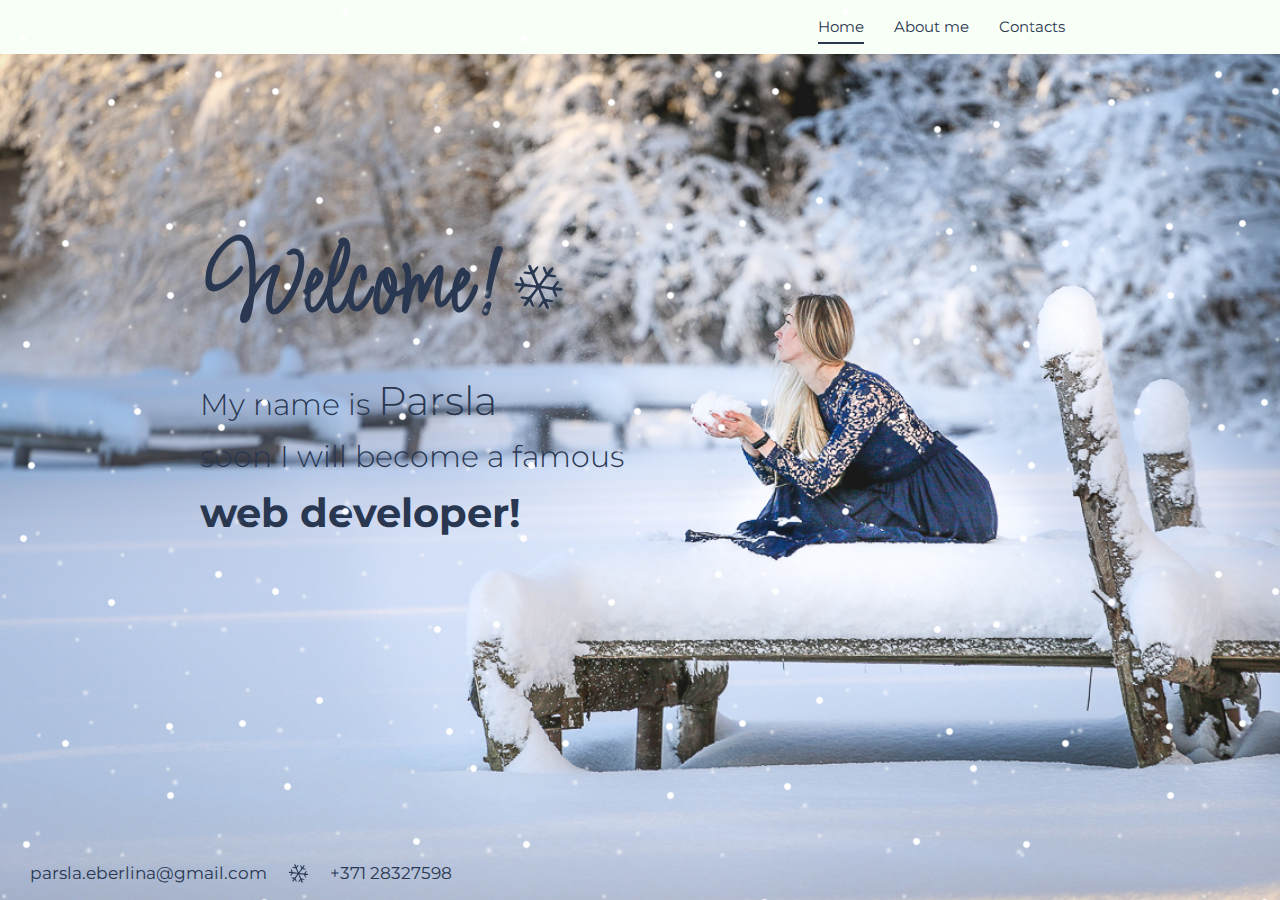
<file: index.html>
<!DOCTYPE html>
<html>

<head>
    <meta charset="UTF-8">
    <meta name="viewport" content="width=device-width, initial-scale=1">
    <link rel="preconnect" href="https://fonts.googleapis.com">
    <link rel="preconnect" href="https://fonts.gstatic.com" crossorigin>
    <link href="https://fonts.googleapis.com/css2?family=Montserrat&display=swap" rel="stylesheet">
    <link rel="preconnect" href="https://fonts.googleapis.com">
    <link rel="preconnect" href="https://fonts.gstatic.com" crossorigin>
    <link href="https://fonts.googleapis.com/css2?family=Licorice&display=swap" rel="stylesheet">
    <link rel="stylesheet" href="css/style.css">
    <link rel="icon" type="svg" href="img/snowflake.svg">

    <meta name="description" content="Parslas Eberlinas personal folio">
    <meta name="keywords" content="Parsla Eberlina, CV, curriculum vitae, personal folio">
    <meta name="author" content="Parsla Eberlina">

    <title>Personal Folio</title>
</head>

<body>

    <div class="page-index">
        <div class="box"></div>

        <!-- Header -->
        <header class="header-index">
            <div class="container">
                <div class="header-inner">

                    <nav class="header-nav">
                        <a class="header-nav-link active" href="index.html">Home</a>
                        <div class="dropdown">
                            <a class="header-nav-link header-nav" href="about.html">About me</a>
                            <div class="dropdown-content">
                                <a class="header-nav-link" href="cv.html">My CV</a>
                                <a class="header-nav-link" href="posters.html">My posters</a>
                                <a class="header-nav-link" href="practical-work.html ">Practical work</a>
                            </div>
                        </div>
                        <a class="header-nav-link" href="contacts.html">Contacts</a>
                    </nav>

                </div>
            </div><!-- /.container  -->

        </header>


        <!-- Main  -->
        <div class="container">
            <main class="content">
                <div class="content-header">
                    <h1 class="title">Welcome!</h1>
                    <img class="snowflake-index" src="img/snowflake.svg" alt="">
                    <h2 class="subtitle">My name is <span>Parsla</span></h2>
                    <h2 class="subtitle">soon I will become a famous</h2>
                    <h1 class="title-bold">web developer!</h1>
                </div>
            </main>
        </div>


        <!-- Footer  -->
        <footer class="footer">
            <div class="footer-container">
                <a class="contacts-link" href="mailto:parsla.eberlina@gmail.com">parsla.eberlina@gmail.com</a>
                <img class="contacts-icon contacts-link" src="img/snowflake.svg" alt="">
                <a class="contacts-link" href="tel:3715521551" alt="">+371 28327598</a>
            </div>
        </footer>


    </div><!-- /.page-index  -->

</body>

</html>
</file>
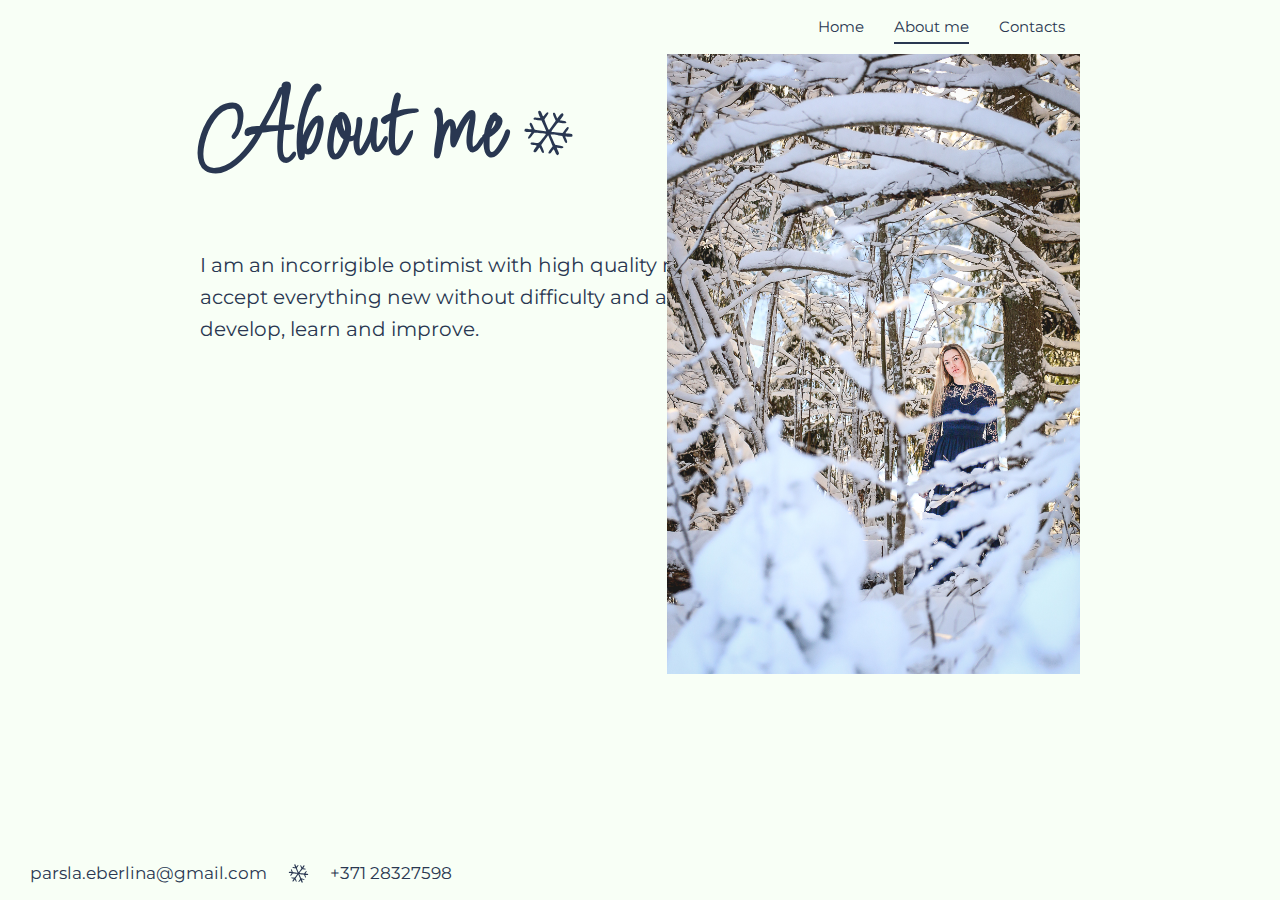
<file: about.html>
<!DOCTYPE html>
<html>

<head>
    <meta charset="UTF-8">
    <meta name="viewport" content="width=device-width, initial-scale=1">
    <link rel="preconnect" href="https://fonts.googleapis.com">
    <link rel="preconnect" href="https://fonts.gstatic.com" crossorigin>
    <link href="https://fonts.googleapis.com/css2?family=Montserrat&display=swap" rel="stylesheet">
    <link rel="preconnect" href="https://fonts.googleapis.com">
    <link rel="preconnect" href="https://fonts.gstatic.com" crossorigin>
    <link href="https://fonts.googleapis.com/css2?family=Licorice&display=swap" rel="stylesheet">
    <link rel="stylesheet" href="css/style.css">
    <link rel="icon" type="svg" href="img/snowflake.svg">

    <meta name="description" content="Parslas Eberlinas personal folio">
    <meta name="keywords" content="Parsla Eberlina, CV, curriculum vitae, personal folio">
    <meta name="author" content="Parsla Eberlina">

    <title>About me</title>
</head>

<body>

    <div class="page-about-contacts">

        <!-- Header -->
        <header class="header-about-contacts">
            <div class="container">
                <div class="header-inner">

                    <nav class="header-nav">
                        <a class="header-nav-link" href="index.html">Home</a>
                        <div class="dropdown">
                            <a class="header-nav-link header-nav active" href="about.html">About me</a>
                            <div class="dropdown-content">
                                <a class="header-nav-link" href="cv.html">My CV</a>
                                <a class="header-nav-link" href="posters.html">My posters</a>
                                <a class="header-nav-link" href="practical-work.html">Practical work</a>
                            </div>
                        </div>
                        <a class="header-nav-link" href="contacts.html">Contacts</a>
                    </nav>

                </div>
            </div><!-- /.container  -->

        </header>


        <!-- Main  -->
        <div class="container">
            <main class="content">
                <div class="content-header">
                    <h1 class="title">About me</h1>
                    <img class="snowflake-about" src="img/snowflake.svg" alt="">
                </div>

                <div class="text">
                    <p>I am an incorrigible optimist with high quality requirements. I accept everything new without
                        difficulty and adapt easily, I like to develop, learn and improve.
                    </p>
                </div>
            </main>
        </div>


        <!-- Footer  -->
        <footer class="footer">
            <div class="footer-container">
                <a class="contacts-link" href="mailto:parsla.eberlina@gmail.com">parsla.eberlina@gmail.com</a>
                <img class="contacts-icon contacts-link" src="img/snowflake.svg" alt="">
                <a class="contacts-link" href="tel:3715521551" alt="">+371 28327598</a>
            </div>
        </footer>

        <img class="author" src="img/ziema-32.jpg" alt="">

    </div><!-- /.page-about-contacts  -->

</body>

</html>
</file>
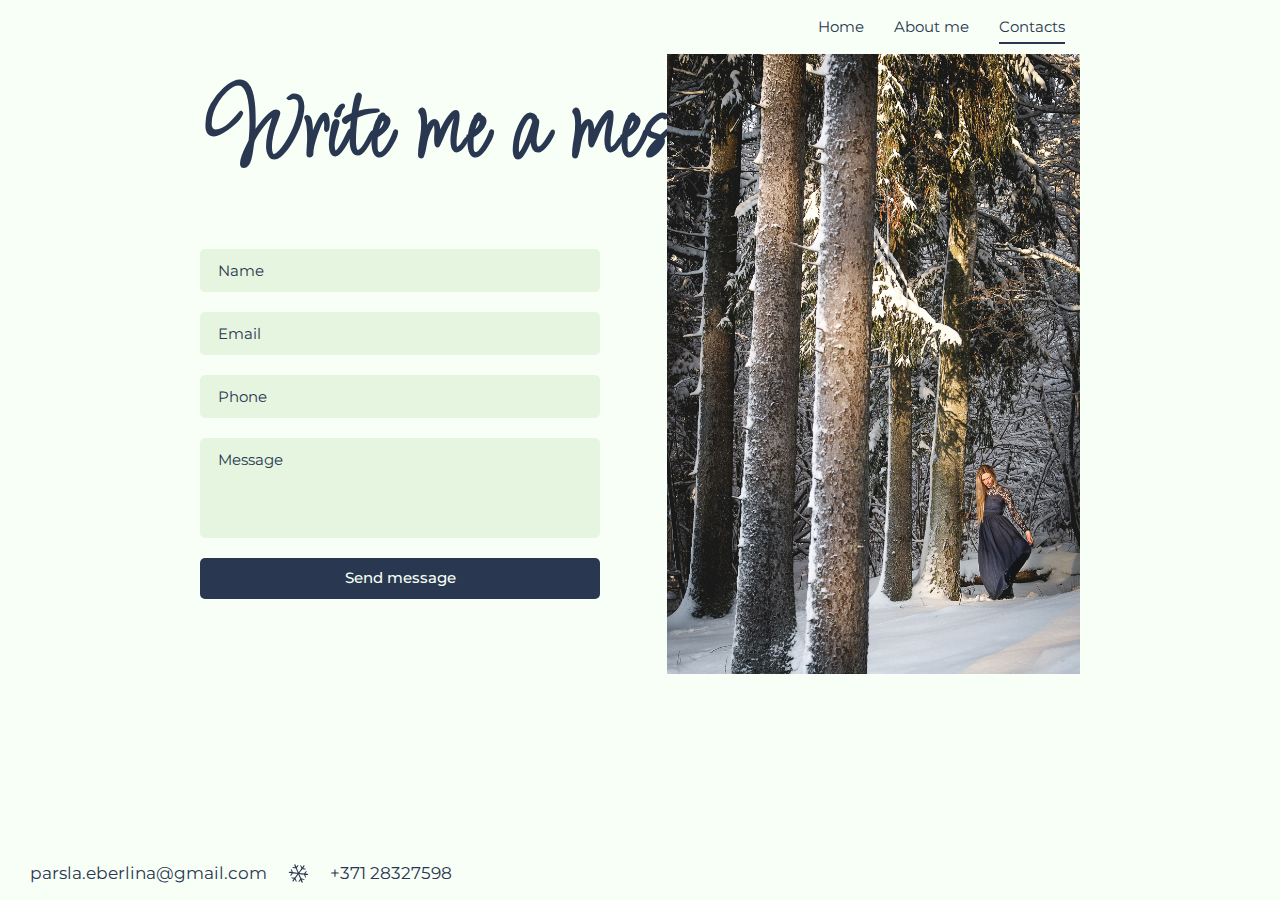
<file: contacts.html>
<!DOCTYPE html>
<html>

<head>
    <meta charset="UTF-8">
    <meta name="viewport" content="width=device-width, initial-scale=1">
    <link rel="preconnect" href="https://fonts.googleapis.com">
    <link rel="preconnect" href="https://fonts.gstatic.com" crossorigin>
    <link href="https://fonts.googleapis.com/css2?family=Montserrat&display=swap" rel="stylesheet">
    <link rel="preconnect" href="https://fonts.googleapis.com">
    <link rel="preconnect" href="https://fonts.gstatic.com" crossorigin>
    <link href="https://fonts.googleapis.com/css2?family=Licorice&display=swap" rel="stylesheet">
    <link rel="stylesheet" href="css/style.css">
    <link rel="icon" type="svg" href="img/snowflake.svg">

    <meta name="description" content="Parslas Eberlinas personal folio">
    <meta name="keywords" content="Parsla Eberlina, CV, curriculum vitae, personal folio">
    <meta name="author" content="Parsla Eberlina">

    <title>Contacts</title>
</head>

<body>

    <div class="page-about-contacts">

        <!-- Header -->
        <header class="header-about-contacts">
            <div class="container">
                <div class="header-inner">

                    <nav class="header-nav">
                        <a class="header-nav-link" href="index.html">Home</a>
                        <div class="dropdown">
                            <a class="header-nav-link header-nav" href="about.html">About me</a>
                            <div class="dropdown-content">
                                <a class="header-nav-link" href="cv.html">My CV</a>
                                <a class="header-nav-link" href="posters.html">My posters</a>
                                <a class="header-nav-link" href="practical-work.html">Practical work</a>
                            </div>
                        </div>
                        <a class="header-nav-link active" href="contacts.html">Contacts</a>
                    </nav>

                </div>
            </div><!-- /.container  -->

        </header>


        <!-- Main  -->
        <div class="container">
            <main class="content">
                <div class="content-header">
                    <h1 class="title">Write me a message</h1>
                    <img class="snowflake-contacts" src="img/snowflake.svg" alt="">
                </div>

                <form class="form" action="/" method="post">
                    <div class="form-group">
                        <input class="input" type="text" name="name" placeholder="Name">
                    </div>

                    <div class="form-group">
                        <input class="input" type="email" name="email" placeholder="Email">
                    </div>

                    <div class="form-group">
                        <input class="input" type="tel" name="tel" placeholder="Phone">
                    </div>

                    <div class="form-group">
                        <textarea class="textarea" name="text" placeholder="Message"></textarea>
                    </div>

                    <div class="form-group">
                        <button class="btn btn-full" type="submit">Send message</button>
                    </div>
                </form>
            </main>
        </div>


        <!-- Footer  -->
        <footer class="footer">
            <div class="footer-container">
                <a class="contacts-link" href="mailto:parsla.eberlina@gmail.com">parsla.eberlina@gmail.com</a>
                <img class="contacts-icon contacts-link" src="img/snowflake.svg" alt="">
                <a class="contacts-link" href="tel:3715521551" alt="">+371 28327598</a>
            </div>
        </footer>

        <img class="author" src="img/ziema-63.jpg" alt="">

    </div><!-- /.page-about-contacts  -->

</body>

</html>
</file>
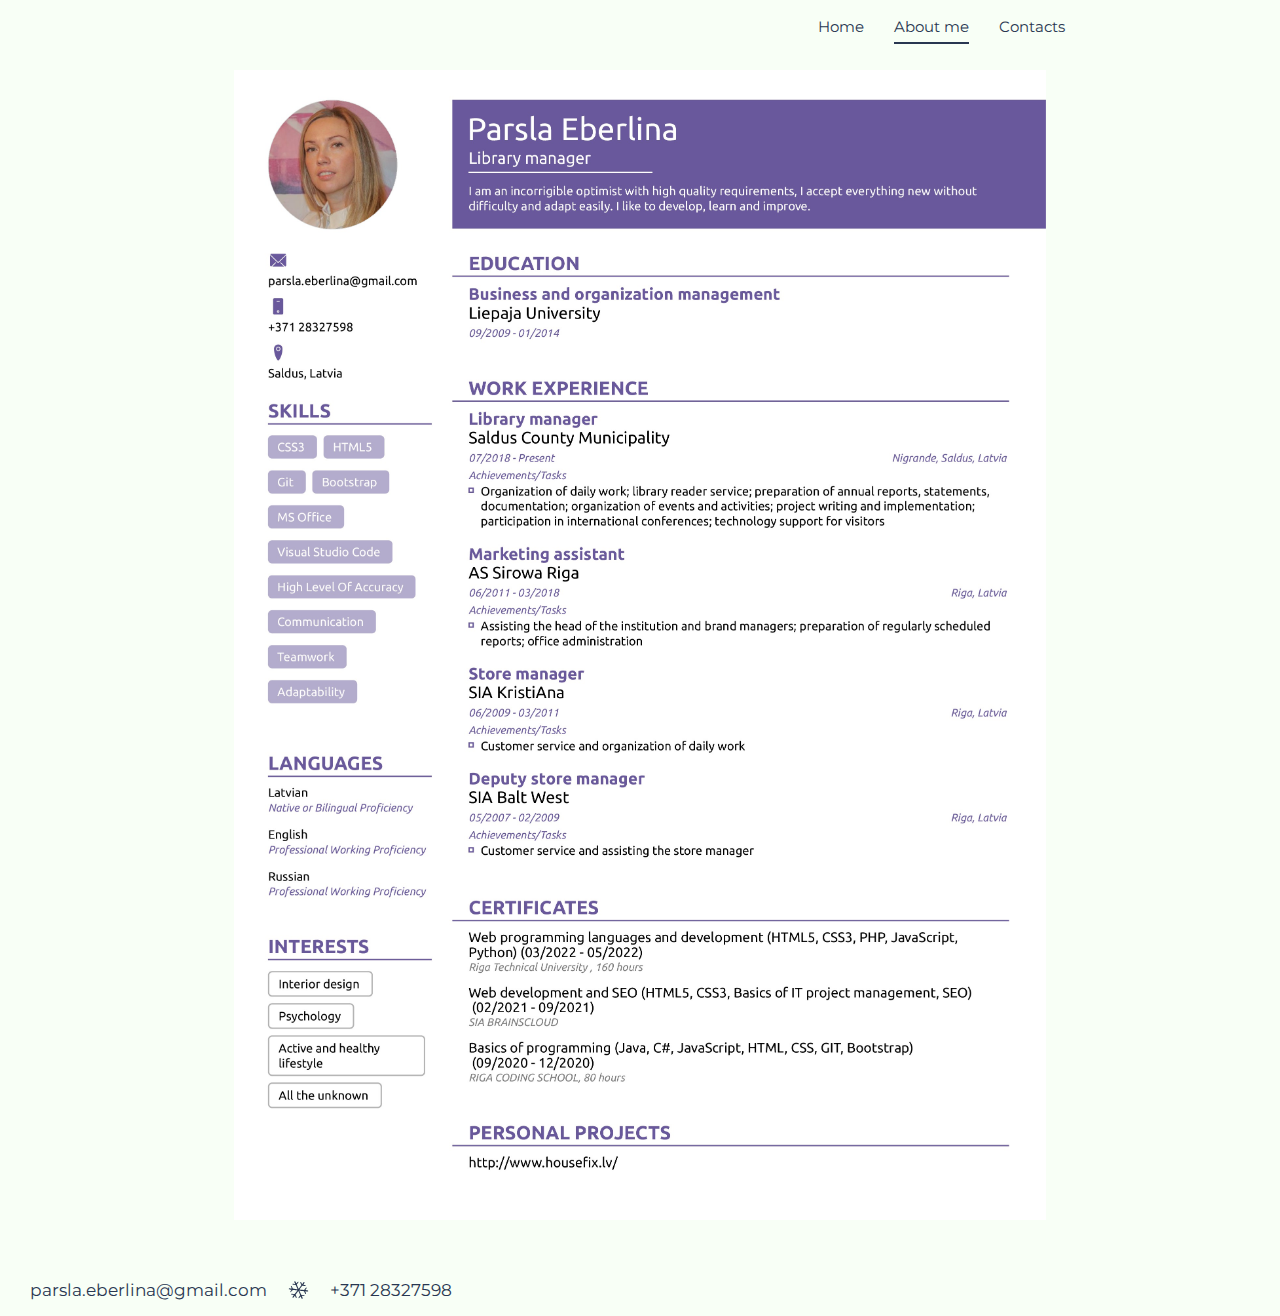
<file: cv.html>
<!DOCTYPE html>
<html>

<head>
    <meta charset="UTF-8">
    <meta name="viewport" content="width=device-width, initial-scale=1">
    <link rel="preconnect" href="https://fonts.googleapis.com">
    <link rel="preconnect" href="https://fonts.gstatic.com" crossorigin>
    <link href="https://fonts.googleapis.com/css2?family=Montserrat&display=swap" rel="stylesheet">
    <link rel="preconnect" href="https://fonts.googleapis.com">
    <link rel="preconnect" href="https://fonts.gstatic.com" crossorigin>
    <link href="https://fonts.googleapis.com/css2?family=Licorice&display=swap" rel="stylesheet">
    <link rel="stylesheet" href="css/style.css">
    <link rel="stylesheet" href="css/lightbox.min.css">
    <link rel="stylesheet" href="css/lightbox.css">
    <link rel="icon" type="svg" href="img/snowflake.svg">

    <meta name="description" content="Parslas Eberlinas personal folio">
    <meta name="keywords" content="Parsla Eberlina, CV, curriculum vitae, personal folio">
    <meta name="author" content="Parsla Eberlina">

    <title>My CV</title>

</head>

<body>
    <div class="page-posters">
        <!-- Header -->
        <header class="header-about-contacts">
            <div class="container">
                <div class="header-inner">

                    <nav class="header-nav">
                        <a class="header-nav-link" href="index.html">Home</a>
                        <div class="dropdown">
                            <a class="header-nav-link header-nav active" href="about.html">About me</a>
                            <div class="dropdown-content">
                                <a class="header-nav-link" href="cv.html">My CV</a>
                                <a class="header-nav-link" href="posters.html">My posters</a>
                                <a class="header-nav-link" href="practical-work.html">Practical work</a>
                            </div>
                        </div>
                        <a class="header-nav-link" href="contacts.html">Contacts</a>
                    </nav>

                </div>
            </div><!-- /.container  -->

        </header>


        <main>

            <div class="main-cv">
                <img src="img/cv.jpg" alt="">
            </div>

        </main>


        <!-- Footer  -->
        <footer class="footer">
            <div class="footer-container">
                <a class="contacts-link" href="mailto:parsla.eberlina@gmail.com">parsla.eberlina@gmail.com</a>
                <img class="contacts-icon contacts-link" src="img/snowflake.svg" alt="">
                <a class="contacts-link" href="tel:3715521551" alt="">+371 28327598</a>
            </div>
        </footer>


        <script src="js/lightbox-plus-jquery.min.js"></script>

    </div>
</body>

</html>
</file>
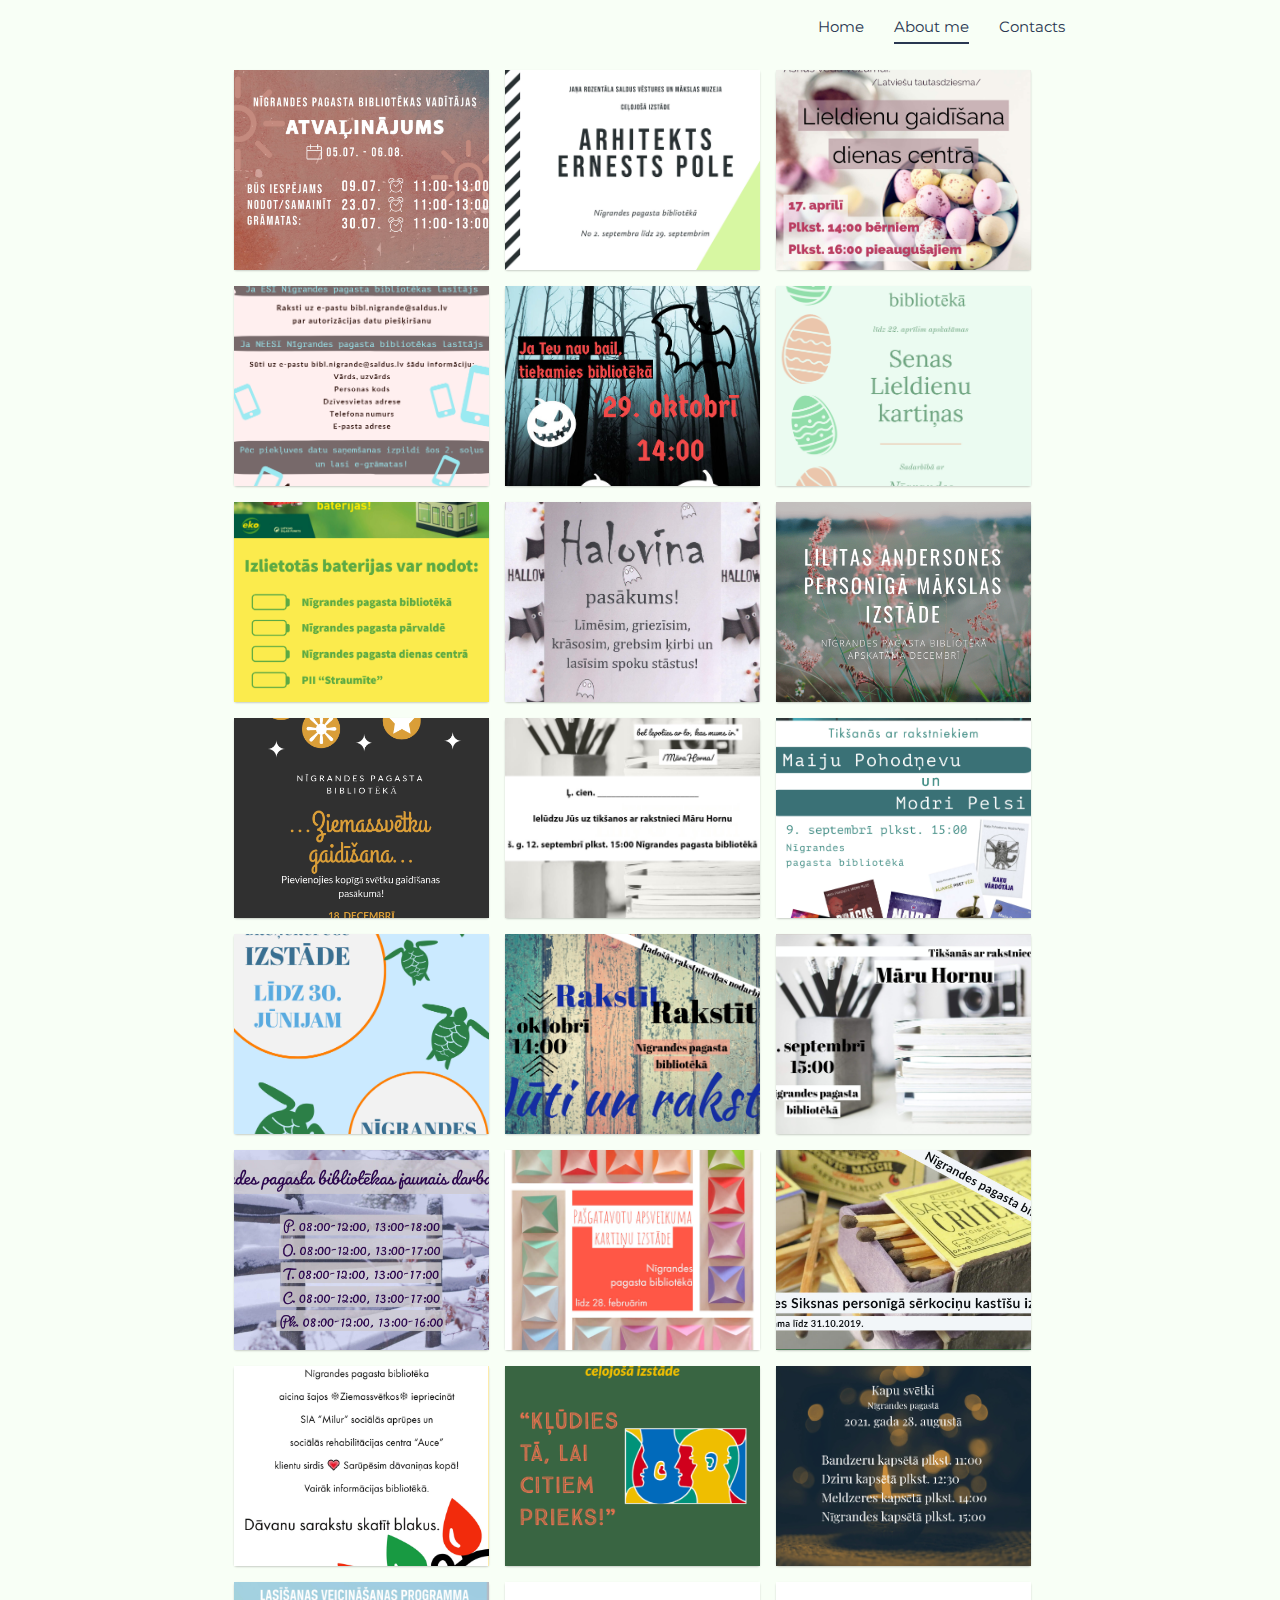
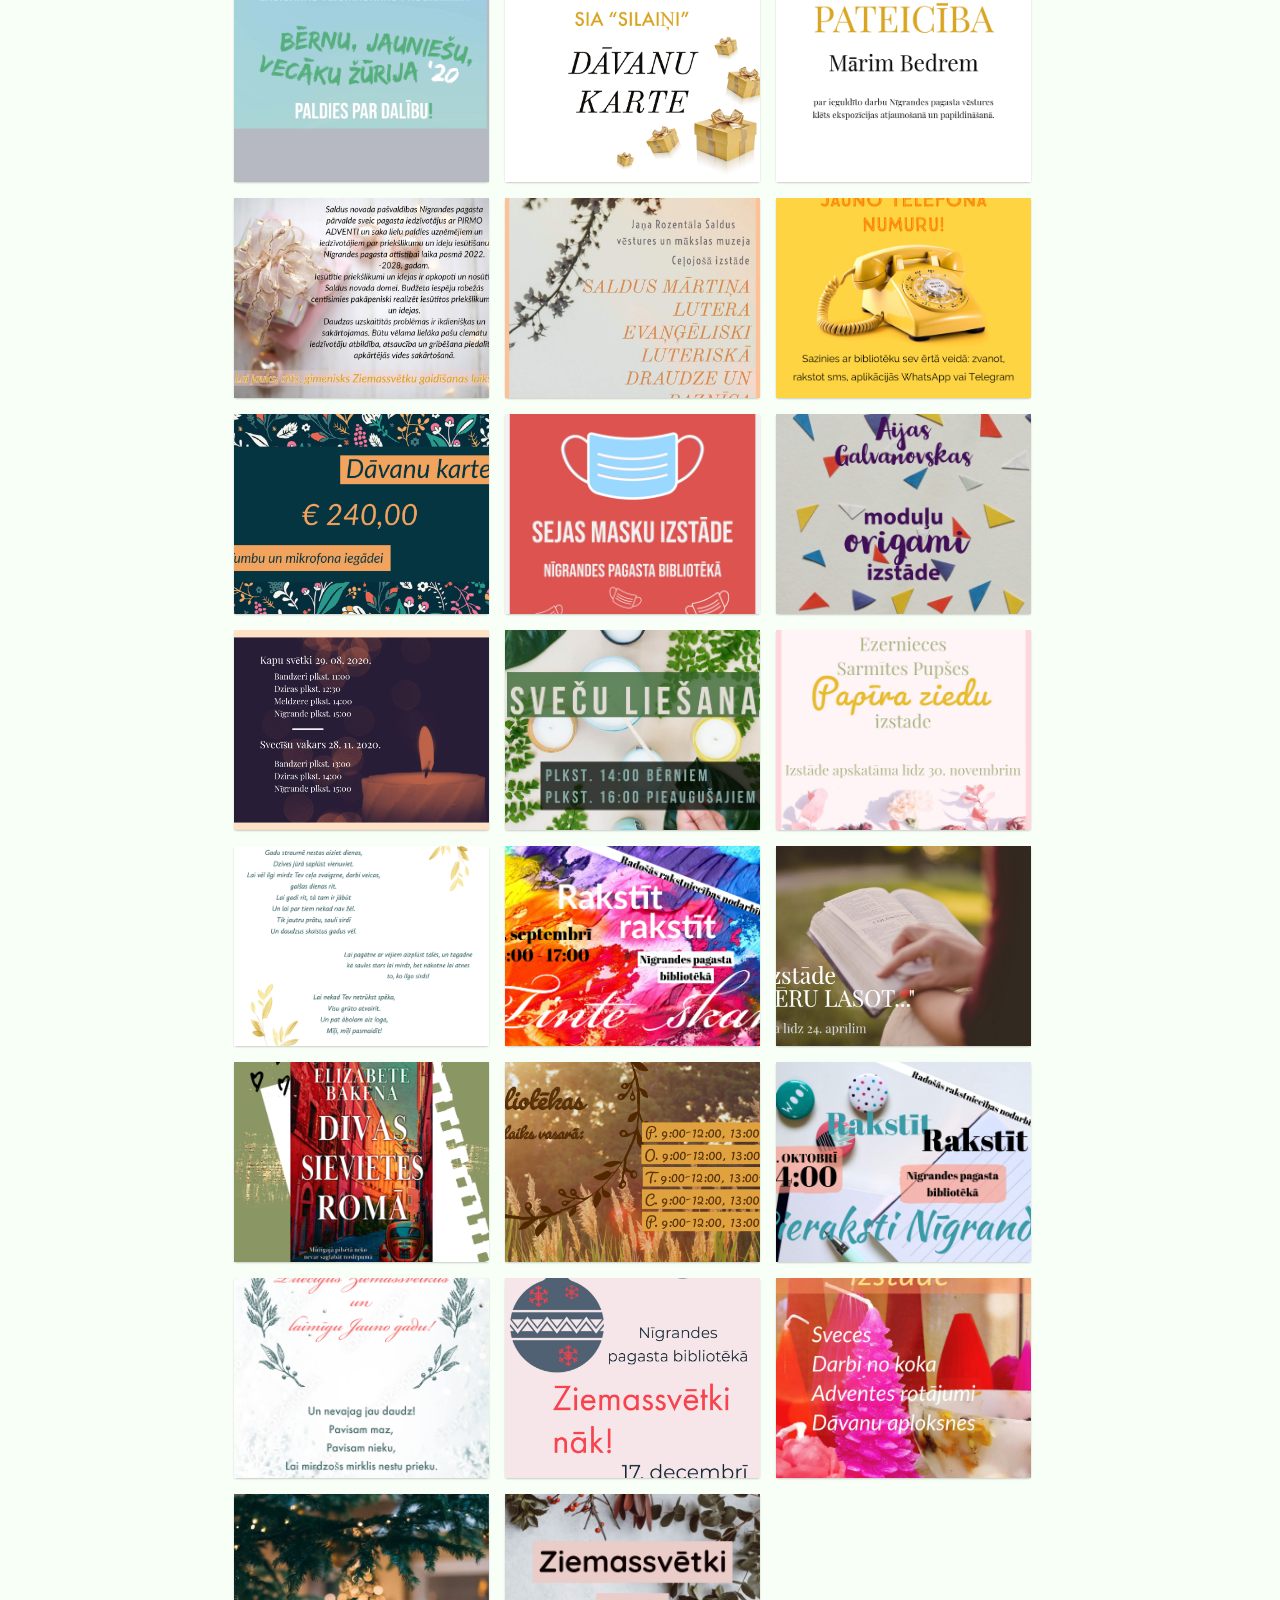
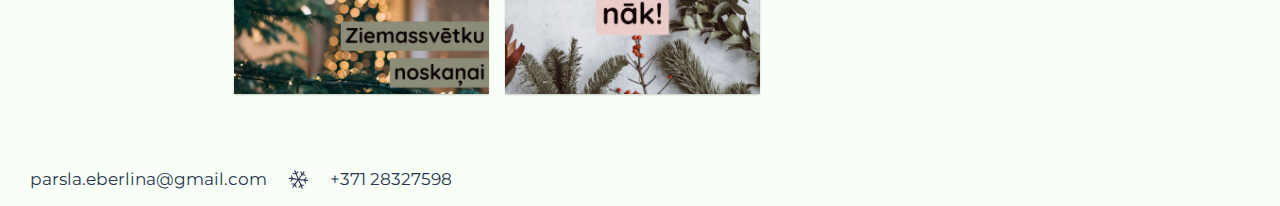
<file: posters.html>
<!DOCTYPE html>
<html>

<head>
    <meta charset="UTF-8">
    <meta name="viewport" content="width=device-width, initial-scale=1">
    <link rel="preconnect" href="https://fonts.googleapis.com">
    <link rel="preconnect" href="https://fonts.gstatic.com" crossorigin>
    <link href="https://fonts.googleapis.com/css2?family=Montserrat&display=swap" rel="stylesheet">
    <link rel="preconnect" href="https://fonts.googleapis.com">
    <link rel="preconnect" href="https://fonts.gstatic.com" crossorigin>
    <link href="https://fonts.googleapis.com/css2?family=Licorice&display=swap" rel="stylesheet">
    <link rel="stylesheet" href="css/style.css">
    <link rel="stylesheet" href="css/lightbox.min.css">
    <link rel="stylesheet" href="css/lightbox.css">
    <link rel="icon" type="svg" href="img/snowflake.svg">

    <meta name="description" content="Parslas Eberlinas personal folio">
    <meta name="keywords" content="Parsla Eberlina, CV, curriculum vitae, personal folio">
    <meta name="author" content="Parsla Eberlina">

    <title>My posters</title>

</head>

<body>
    <div class="page-posters">
        <!-- Header -->
        <header class="header-about-contacts">
            <div class="container">
                <div class="header-inner">

                    <nav class="header-nav">
                        <a class="header-nav-link" href="index.html">Home</a>
                        <div class="dropdown">
                            <a class="header-nav-link header-nav active" href="about.html">About me</a>
                            <div class="dropdown-content">
                                <a class="header-nav-link" href="cv.html">My CV</a>
                                <a class="header-nav-link" href="posters.html">My posters</a>
                                <a class="header-nav-link" href="practical-work.html">Practical work</a>
                            </div>
                        </div>
                        <a class="header-nav-link" href="contacts.html">Contacts</a>
                    </nav>

                </div>
            </div><!-- /.container  -->

        </header>


        <main>

            <div class="main-gallery">
                <div class="gallery-left">
                    <div>
                        <a href="img/posters/1.jpg" data-lightbox="myGallery">
                            <img src="img/posters/1.jpg">
                        </a>
                    </div>
                    <div>
                        <a href="img/posters/2.jpg" data-lightbox="myGallery">
                            <img src="img/posters/2.jpg">
                        </a>
                    </div>
                    <div>
                        <a href="img/posters/3.jpg" data-lightbox="myGallery">
                            <img src="img/posters/3.jpg">
                        </a>
                    </div>
                    <div>
                        <a href="img/posters/4.jpg" data-lightbox="myGallery">
                            <img src="img/posters/4.jpg">
                        </a>
                    </div>
                    <div>
                        <a href="img/posters/5.jpg" data-lightbox="myGallery">
                            <img src="img/posters/5.jpg">
                        </a>
                    </div>
                    <div>
                        <a href="img/posters/6.jpg" data-lightbox="myGallery">
                            <img src="img/posters/6.jpg">
                        </a>
                    </div>
                    <div>
                        <a href="img/posters/7.jpg" data-lightbox="myGallery">
                            <img src="img/posters/7.jpg">
                        </a>
                    </div>
                    <div>
                        <a href="img/posters/22.jpg" data-lightbox="myGallery">
                            <img src="img/posters/22.jpg">
                        </a>
                    </div>
                    <div>
                        <a href="img/posters/25.jpg" data-lightbox="myGallery">
                            <img src="img/posters/25.jpg">
                        </a>
                    </div>
                    <div>
                        <a href="img/posters/26.jpg" data-lightbox="myGallery">
                            <img src="img/posters/26.jpg">
                        </a>
                    </div>
                    <div>
                        <a href="img/posters/27.jpg" data-lightbox="myGallery">
                            <img src="img/posters/27.jpg">
                        </a>
                    </div>
                    <div>
                        <a href="img/posters/28.jpg" data-lightbox="myGallery">
                            <img src="img/posters/28.jpg">
                        </a>
                    </div>
                    <div>
                        <a href="img/posters/29.jpg" data-lightbox="myGallery">
                            <img src="img/posters/29.jpg">
                        </a>
                    </div>
                    <div>
                        <a href="img/posters/30.jpg" data-lightbox="myGallery">
                            <img src="img/posters/30.jpg">
                        </a>
                    </div>
                    <div>
                        <a href="img/posters/44.jpg" data-lightbox="myGallery">
                            <img src="img/posters/44.jpg">
                        </a>
                    </div>

                </div>

                <div class="gallery-middle">
                    <div>
                        <a href="img/posters/8.jpg" data-lightbox="myGallery">
                            <img src="img/posters/8.jpg">
                        </a>
                    </div>
                    <div>
                        <a href="img/posters/9.jpg" data-lightbox="myGallery">
                            <img src="img/posters/9.jpg">
                        </a>
                    </div>
                    <div>
                        <a href="img/posters/10.jpg" data-lightbox="myGallery">
                            <img src="img/posters/10.jpg">
                        </a>
                    </div>
                    <div>
                        <a href="img/posters/11.jpg" data-lightbox="myGallery">
                            <img src="img/posters/11.jpg">
                        </a>
                    </div>
                    <div>
                        <a href="img/posters/12.jpg" data-lightbox="myGallery">
                            <img src="img/posters/12.jpg">
                        </a>
                    </div>
                    <div>
                        <a href="img/posters/13.jpg" data-lightbox="myGallery">
                            <img src="img/posters/13.jpg">
                    </div>
                    <div>
                        <a href="img/posters/14.jpg" data-lightbox="myGallery">
                            <img src="img/posters/14.jpg">
                        </a>
                    </div>
                    <div>
                        <a href="img/posters/23.jpg" data-lightbox="myGallery">
                            <img src="img/posters/23.jpg">
                        </a>
                    </div>
                    <div>
                        <a href="img/posters/37.jpg" data-lightbox="myGallery">
                            <img src="img/posters/37.jpg">
                        </a>
                    </div>
                    <div>
                        <a href="img/posters/38.jpg" data-lightbox="myGallery">
                            <img src="img/posters/38.jpg">
                        </a>
                    </div>
                    <div>
                        <a href="img/posters/39.jpg" data-lightbox="myGallery">
                            <img src="img/posters/39.jpg">
                        </a>
                    </div>
                    <div>
                        <a href="img/posters/40.jpg" data-lightbox="myGallery">
                            <img src="img/posters/40.jpg">
                        </a>
                    </div>
                    <div>
                        <a href="img/posters/41.jpg" data-lightbox="myGallery">
                            <img src="img/posters/41.jpg">
                        </a>
                    </div>
                    <div>
                        <a href="img/posters/42.jpg" data-lightbox="myGallery">
                            <img src="img/posters/42.jpg">
                        </a>
                    </div>
                    <div>
                        <a href="img/posters/43.jpg" data-lightbox="myGallery">
                            <img src="img/posters/43.jpg">
                        </a>
                    </div>

                </div>

                <div class="gallery-right">
                    <div>
                        <a href="img/posters/15.jpg" data-lightbox="myGallery">
                            <img src="img/posters/15.jpg">
                        </a>
                    </div>
                    <div>
                        <a href="img/posters/16.jpg" data-lightbox="myGallery">
                            <img src="img/posters/16.jpg">
                        </a>
                    </div>
                    <div>
                        <a href="img/posters/17.jpg" data-lightbox="myGallery">
                            <img src="img/posters/17.jpg">
                        </a>
                    </div>
                    <div>
                        <a href="img/posters/18.jpg" data-lightbox="myGallery">
                            <img src="img/posters/18.jpg">
                        </a>
                    </div>
                    <div>
                        <a href="img/posters/19.jpg" data-lightbox="myGallery">
                            <img src="img/posters/19.jpg">
                        </a>
                    </div>
                    <div>
                        <a href="img/posters/20.jpg" data-lightbox="myGallery">
                            <img src="img/posters/20.jpg">
                        </a>
                    </div>
                    <div>
                        <a href="img/posters/21.jpg" data-lightbox="myGallery">
                            <img src="img/posters/21.jpg">
                        </a>
                    </div>
                    <div>
                        <a href="img/posters/24.jpg" data-lightbox="myGallery">
                            <img src="img/posters/24.jpg">
                        </a>
                    </div>
                    <div>
                        <a href="img/posters/31.jpg" data-lightbox="myGallery">
                            <img src="img/posters/31.jpg">
                        </a>
                    </div>
                    <div>
                        <a href="img/posters/32.jpg" data-lightbox="myGallery">
                            <img src="img/posters/32.jpg">
                        </a>
                    </div>
                    <div>
                        <a href="img/posters/33.jpg" data-lightbox="myGallery">
                            <img src="img/posters/33.jpg">
                        </a>
                    </div>
                    <div>
                        <a href="img/posters/34.jpg" data-lightbox="myGallery">
                            <img src="img/posters/34.jpg">
                        </a>
                    </div>
                    <div>
                        <a href="img/posters/35.jpg" data-lightbox="myGallery">
                            <img src="img/posters/35.jpg">
                        </a>
                    </div>
                    <div>
                        <a href="img/posters/36.jpg" data-lightbox="myGallery">
                            <img src="img/posters/36.jpg">
                        </a>
                    </div>

                </div>

            </div>

        </main>


        <!-- Footer  -->
        <footer class="footer">
            <div class="footer-container">
                <a class="contacts-link" href="mailto:parsla.eberlina@gmail.com">parsla.eberlina@gmail.com</a>
                <img class="contacts-icon contacts-link" src="img/snowflake.svg" alt="">
                <a class="contacts-link" href="tel:3715521551" alt="">+371 28327598</a>
            </div>
        </footer>


        <script src="js/lightbox-plus-jquery.min.js"></script>

    </div>
</body>

</html>
</file>
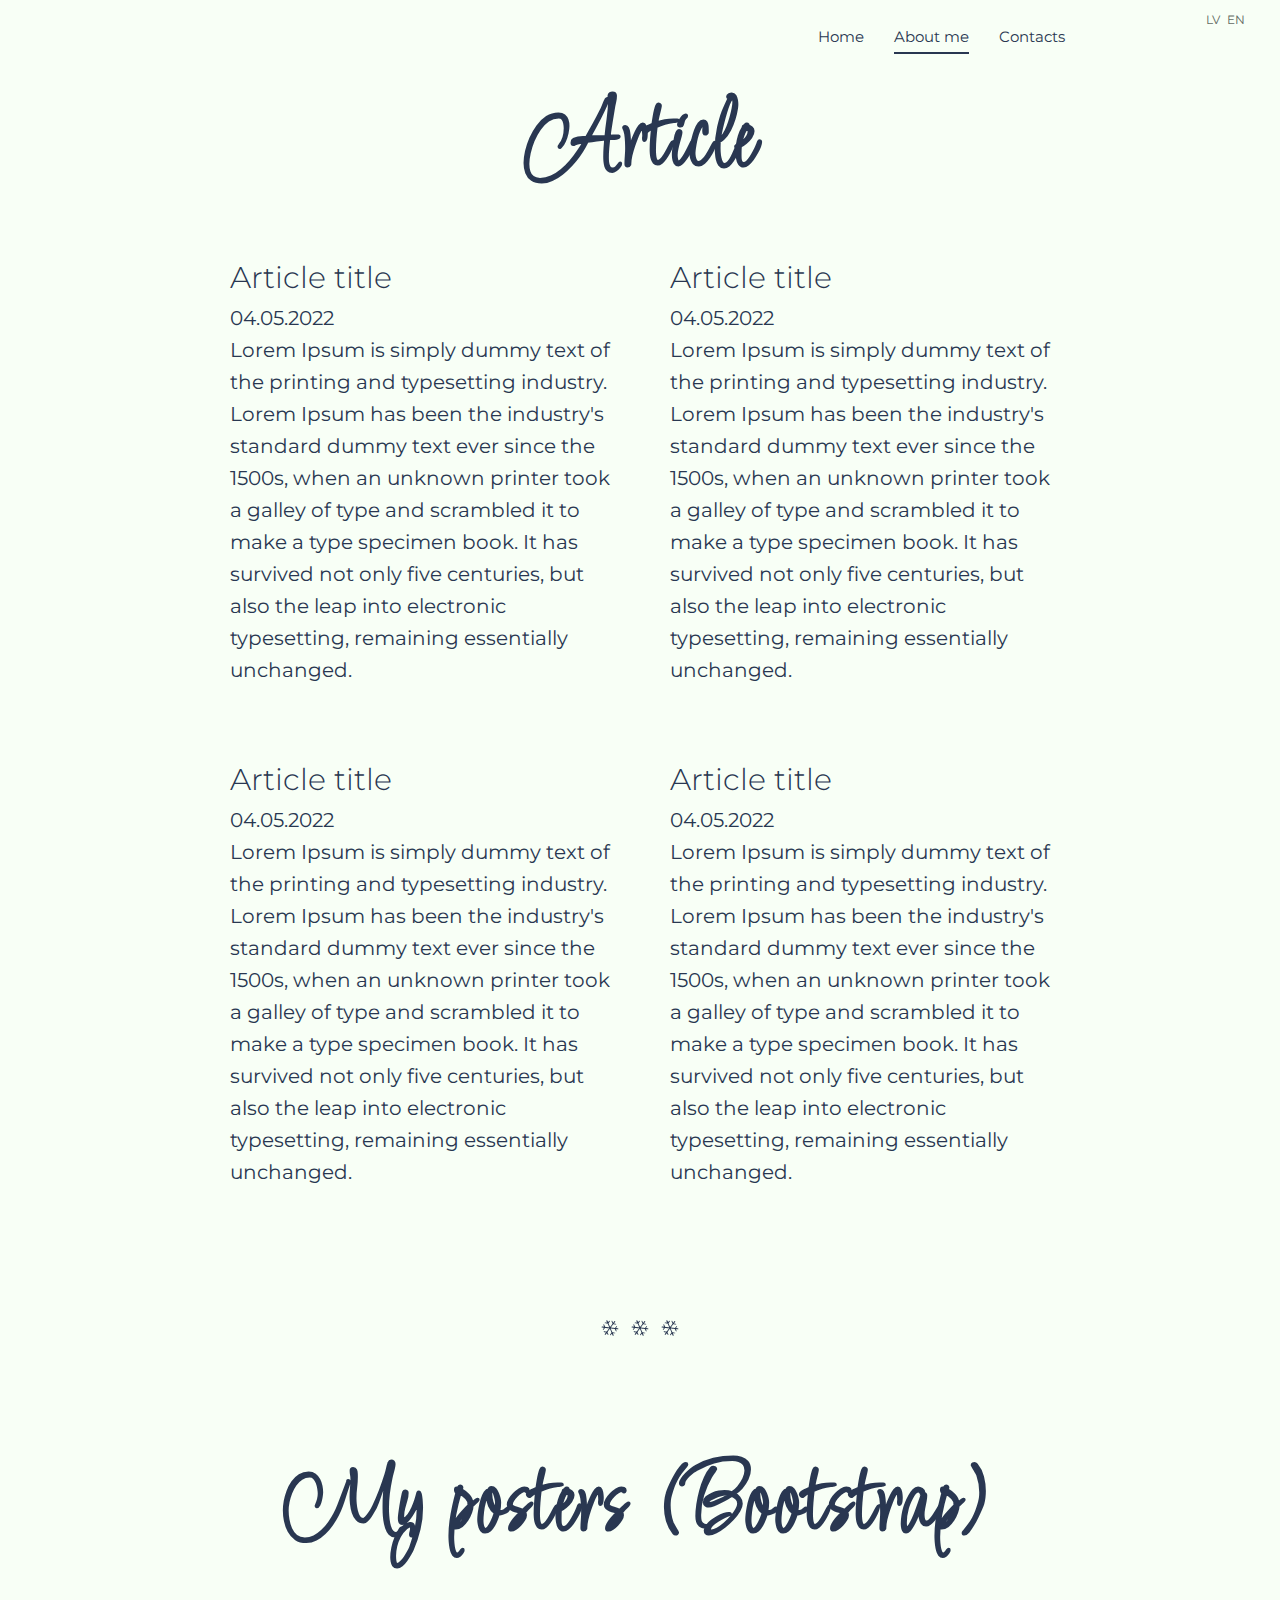
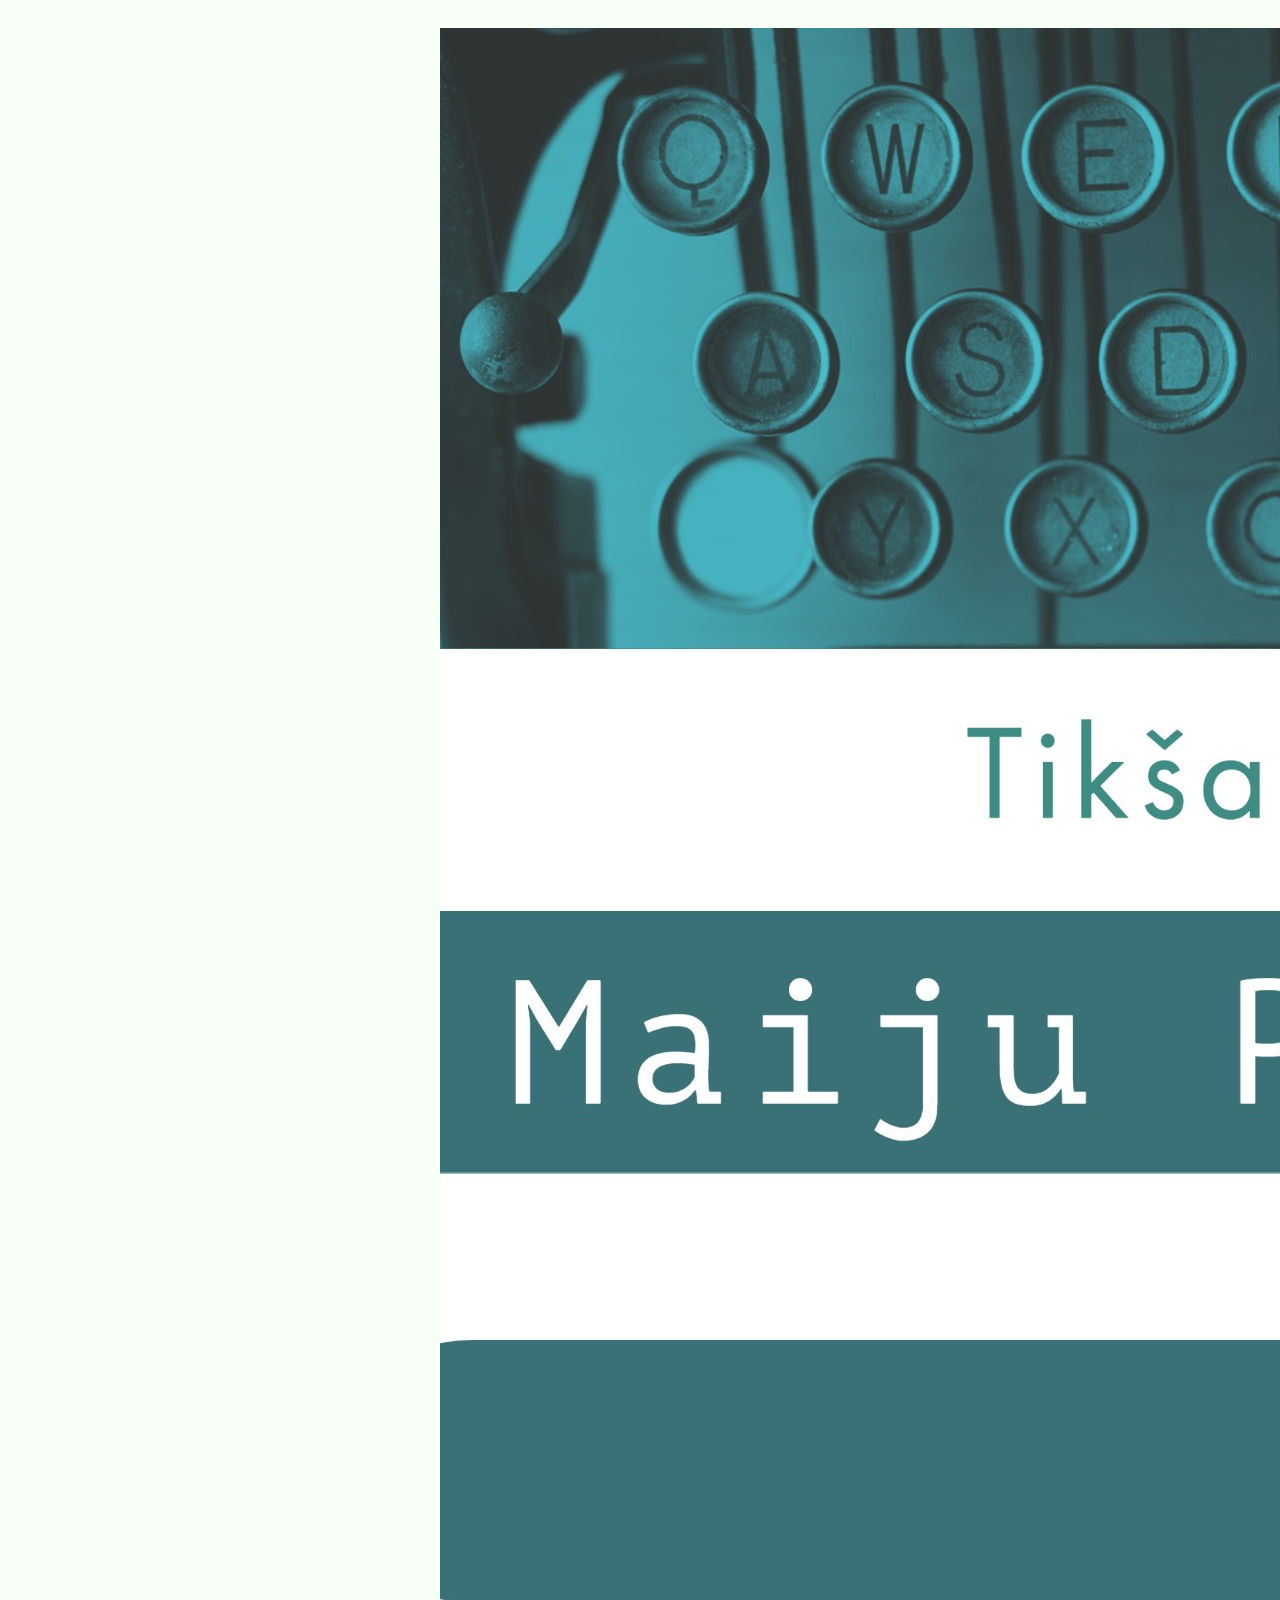
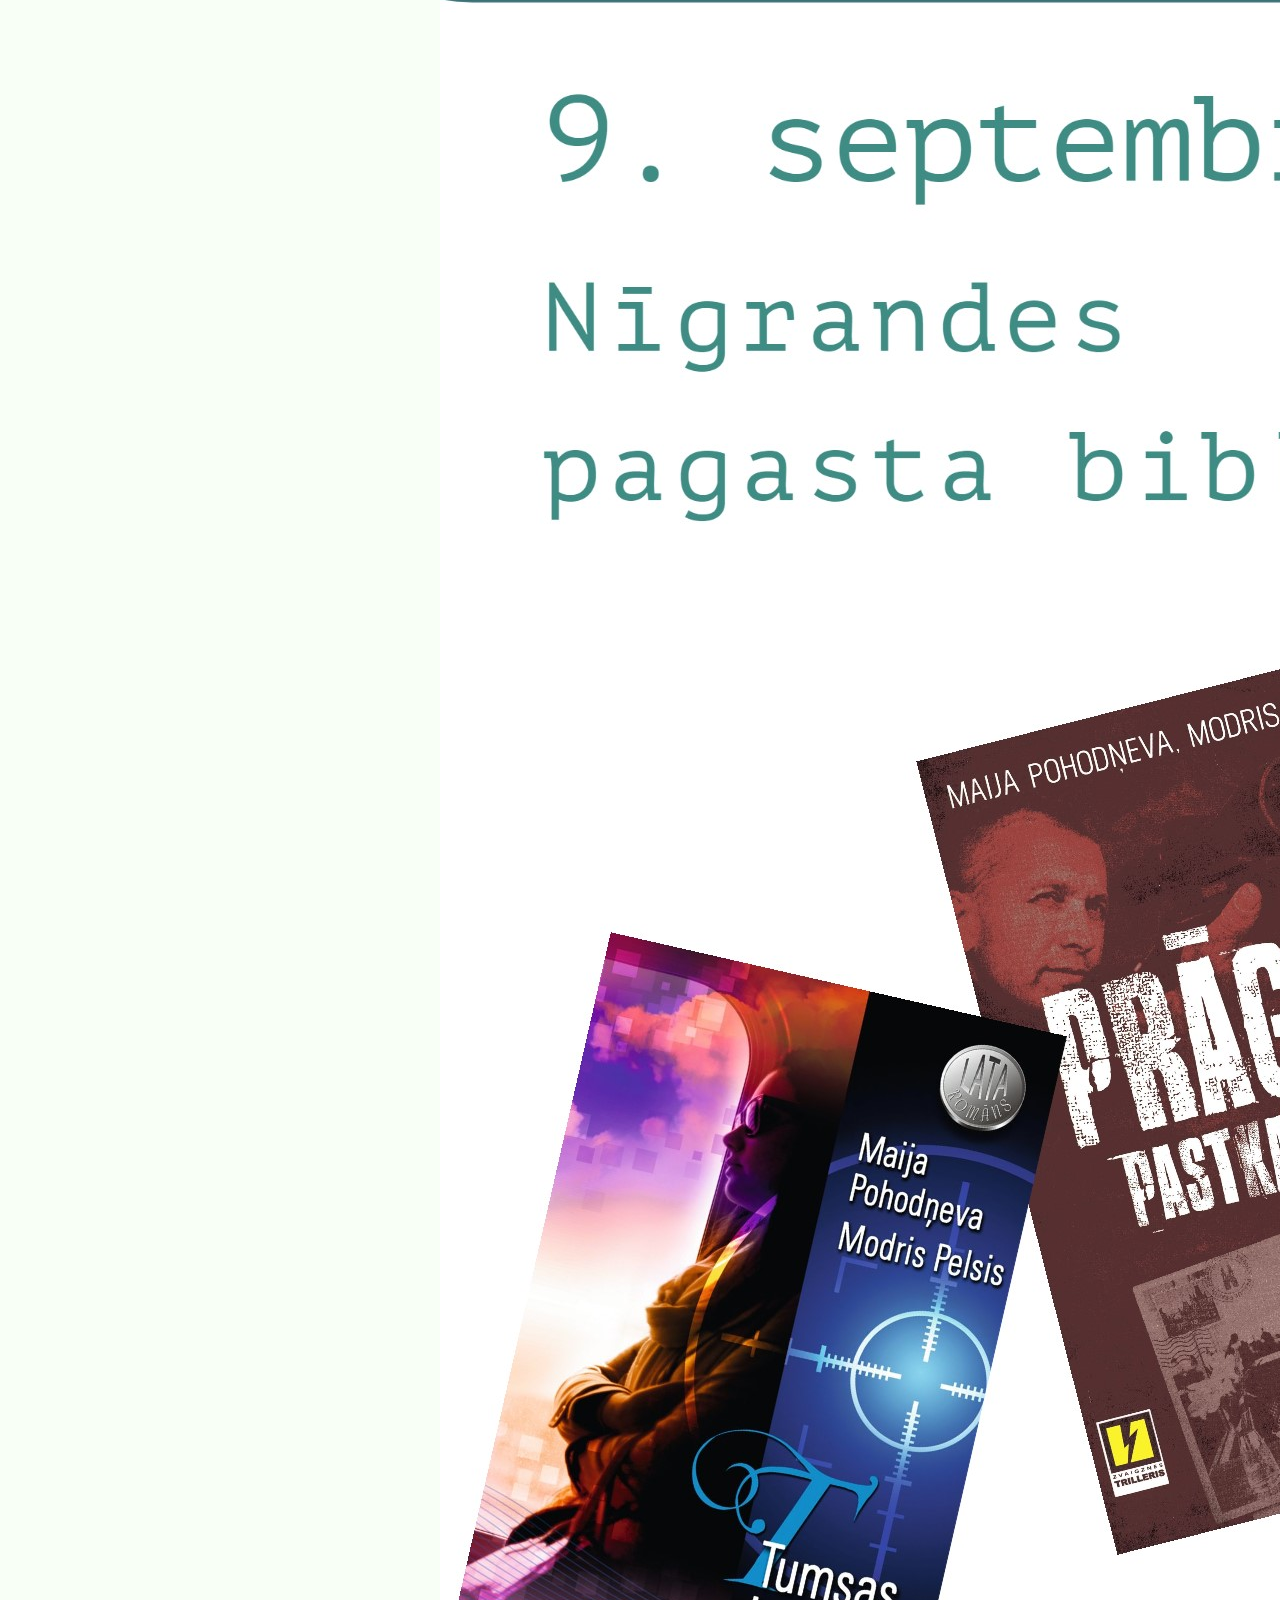
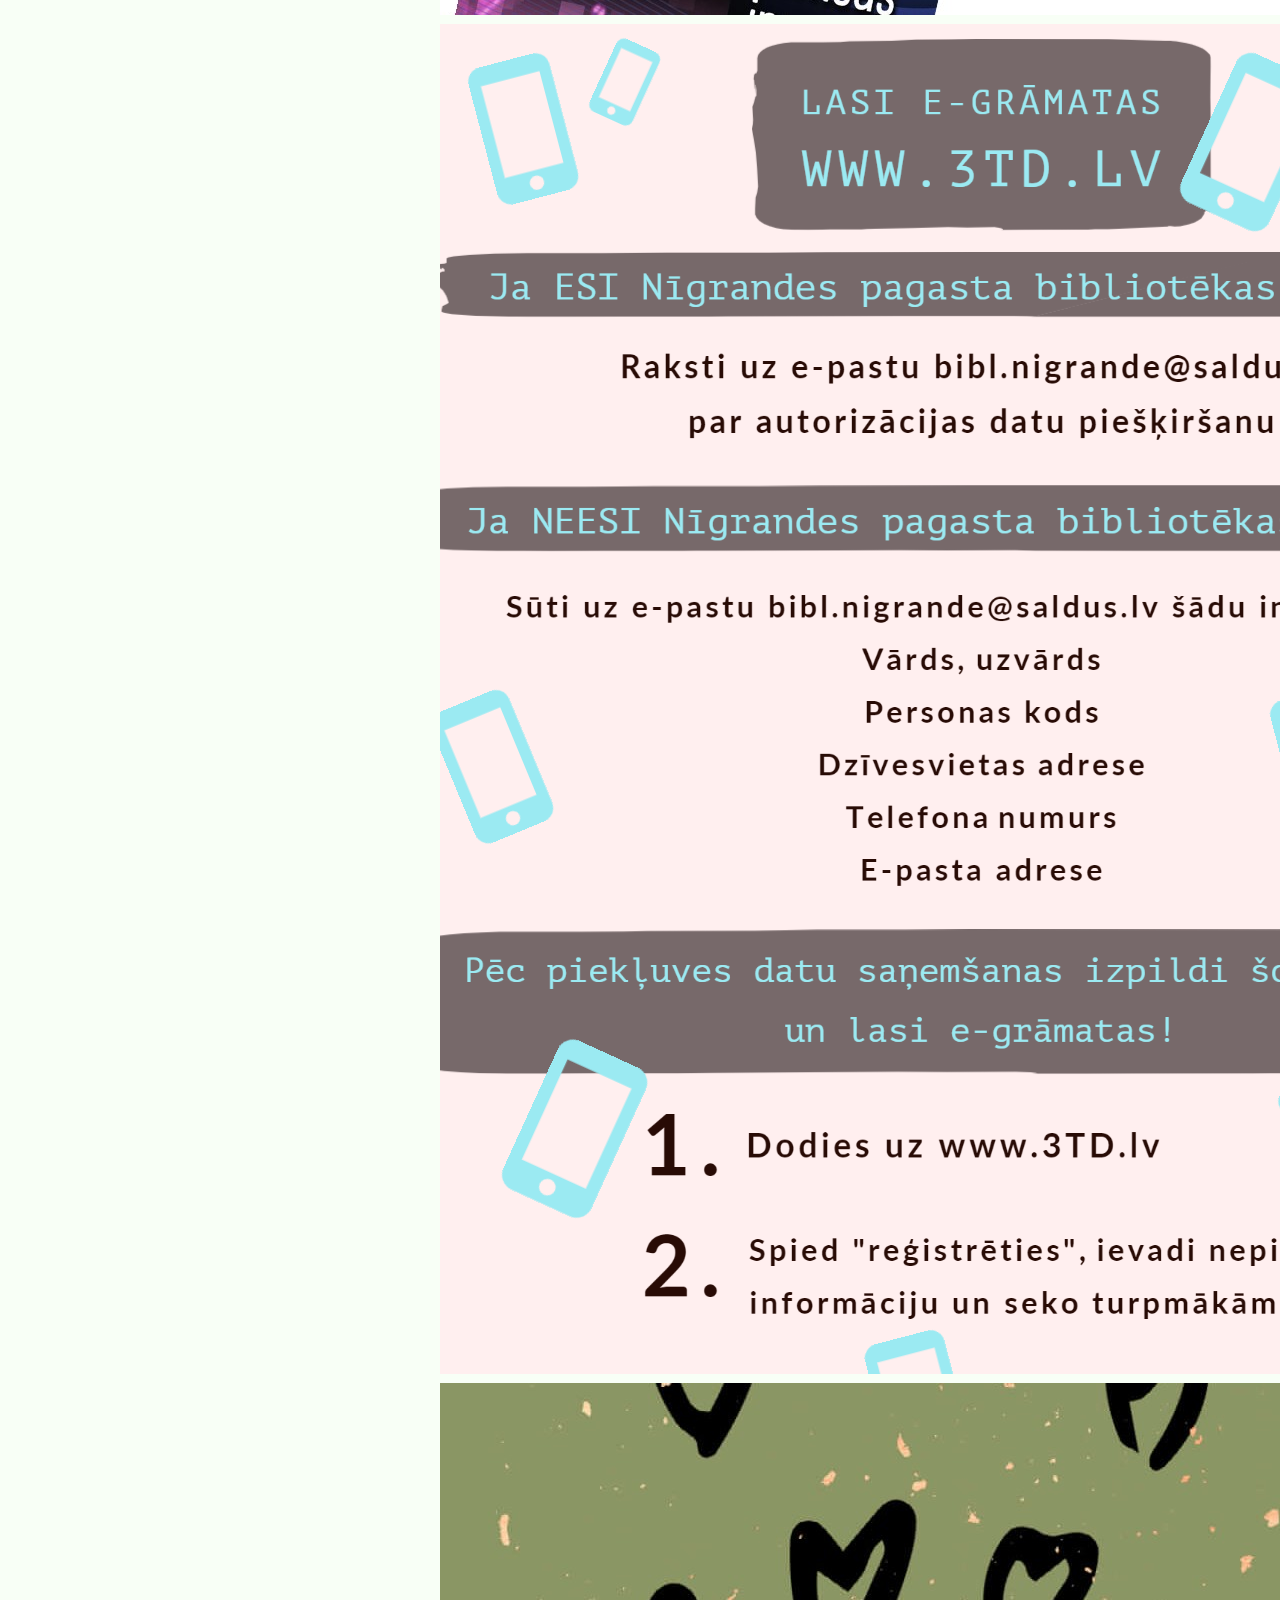
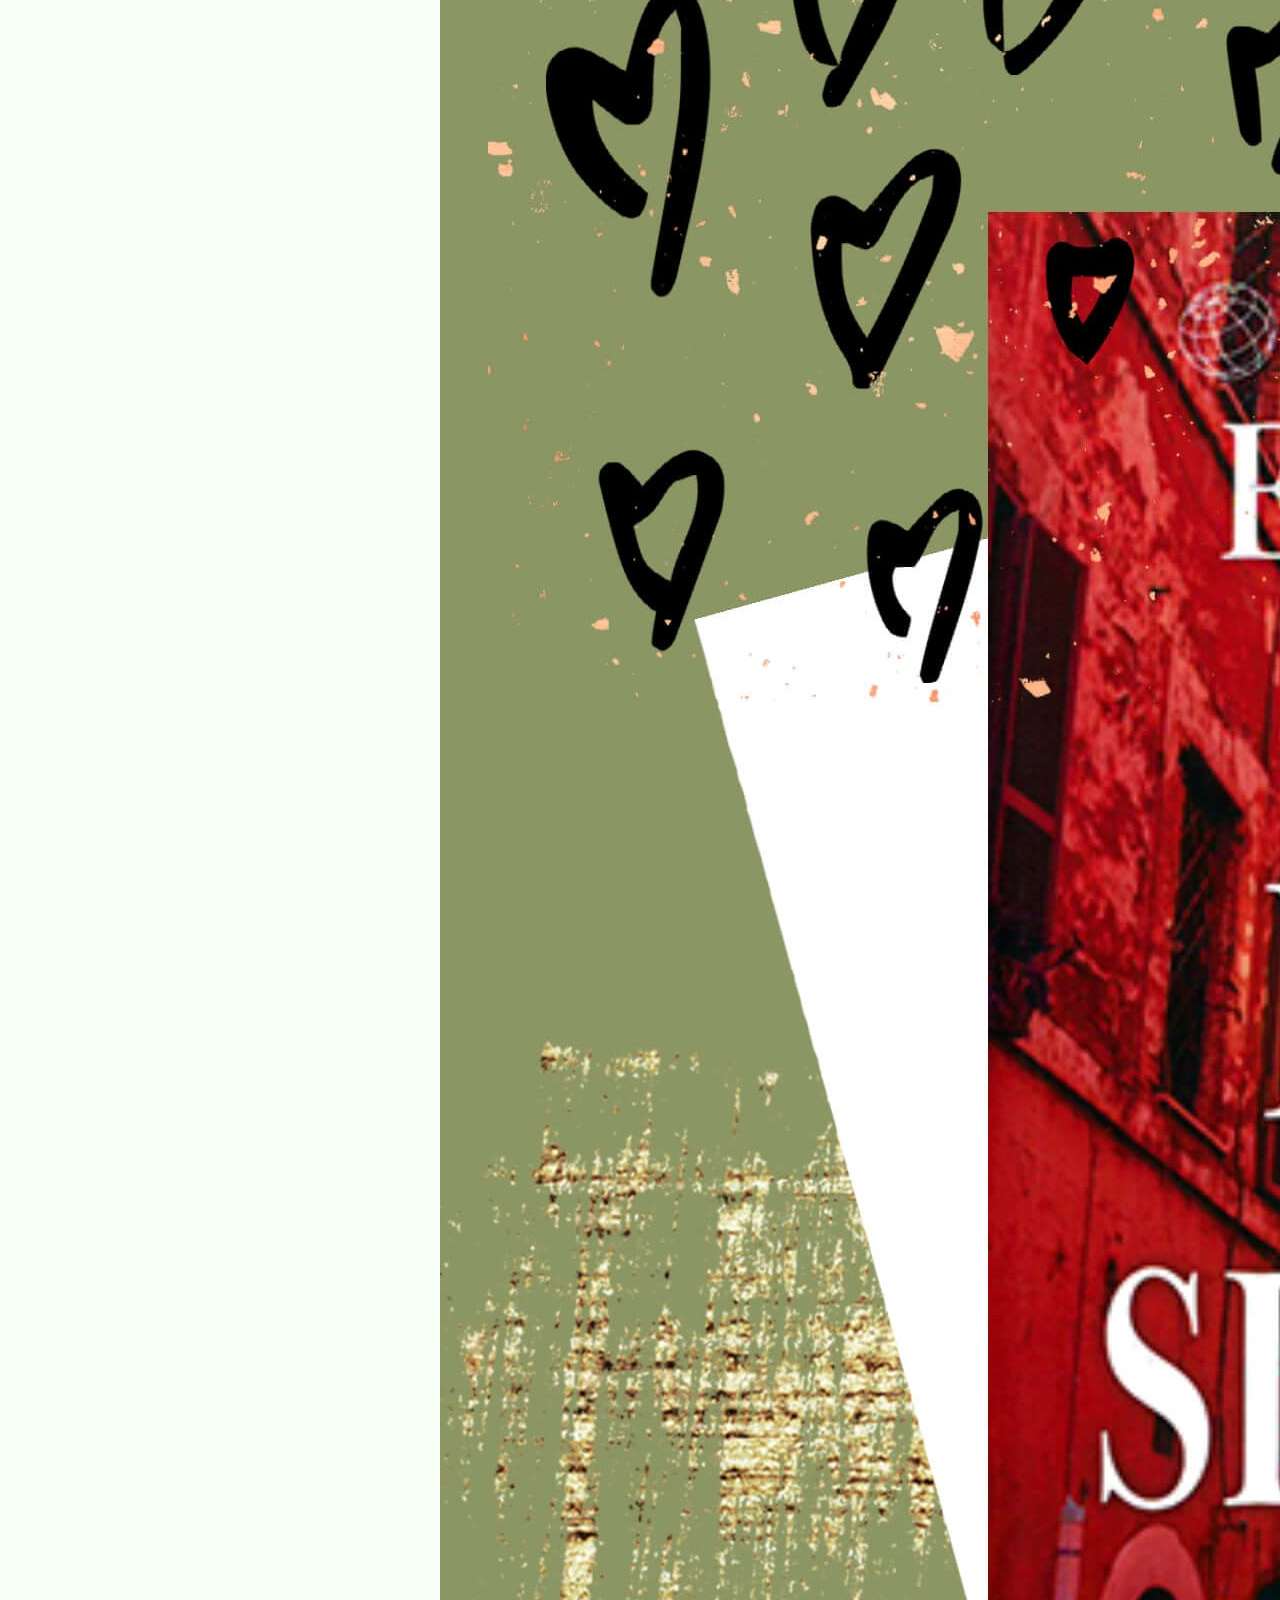
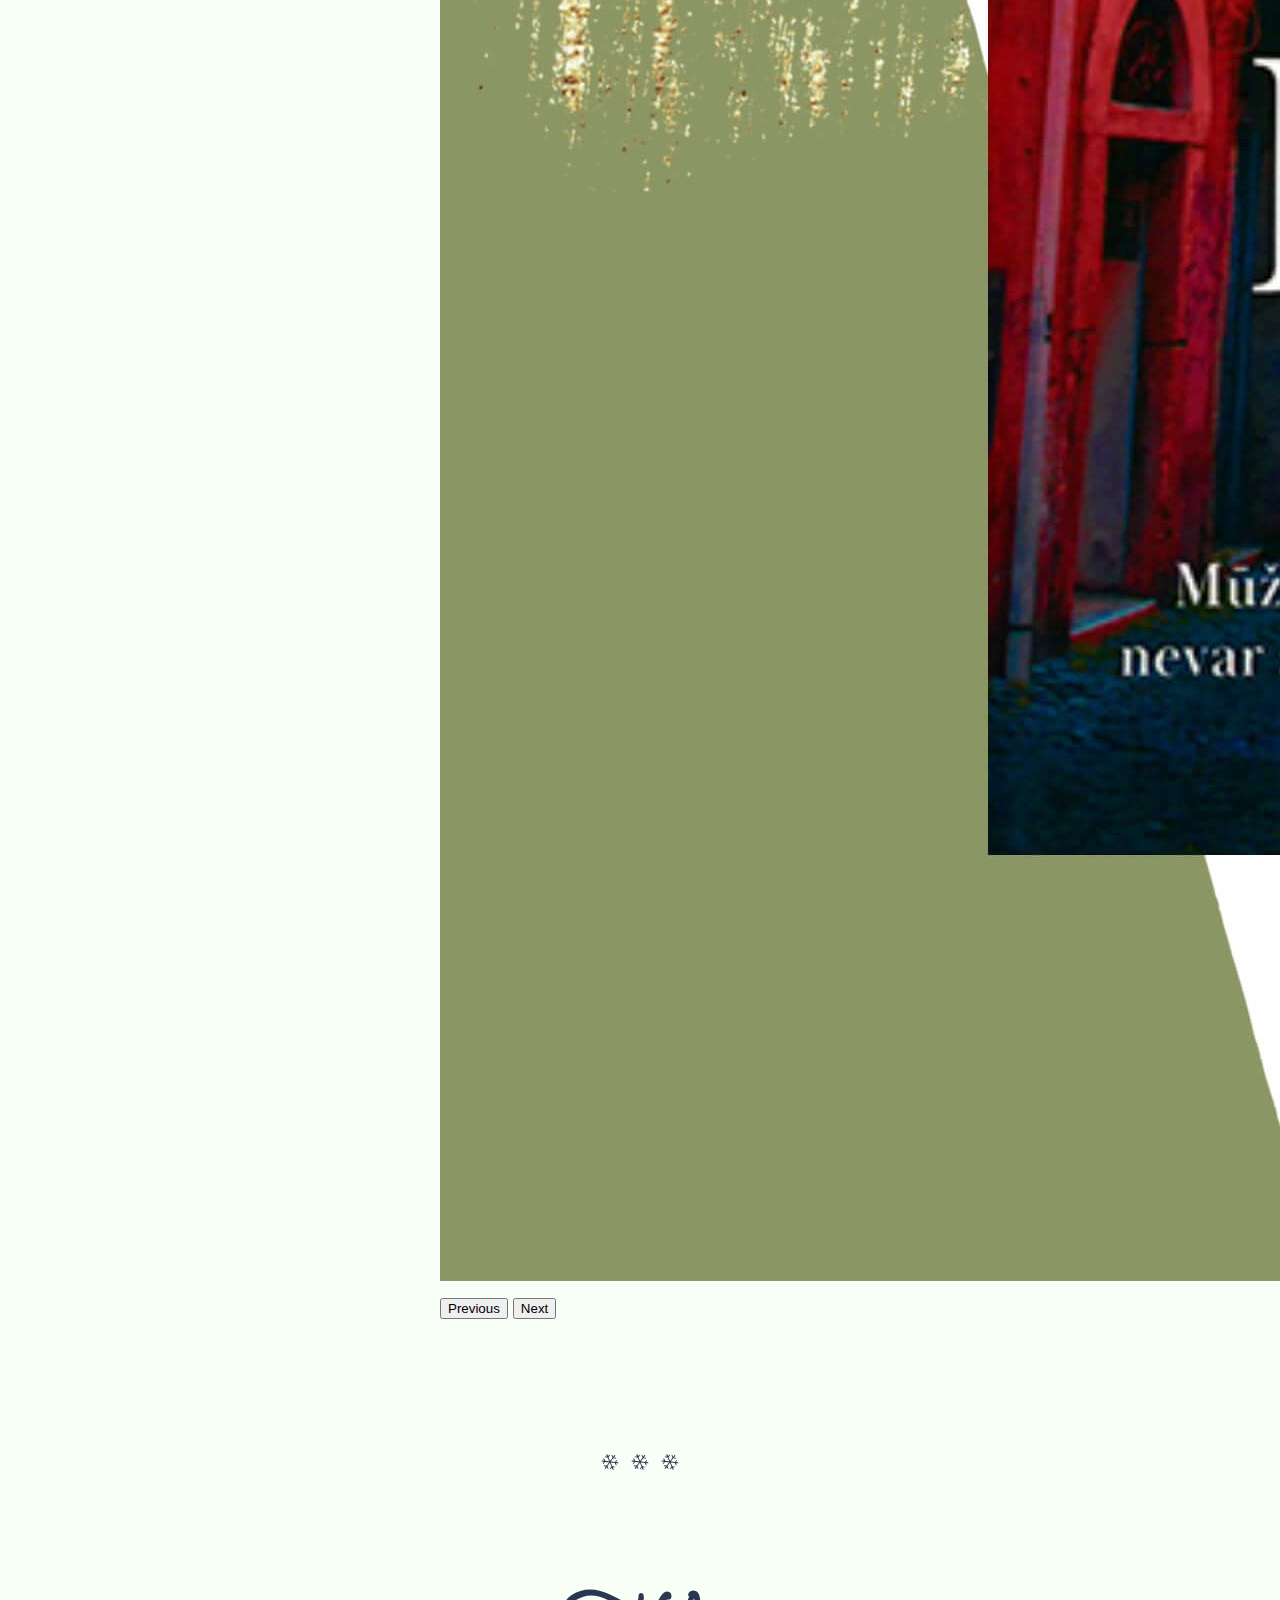
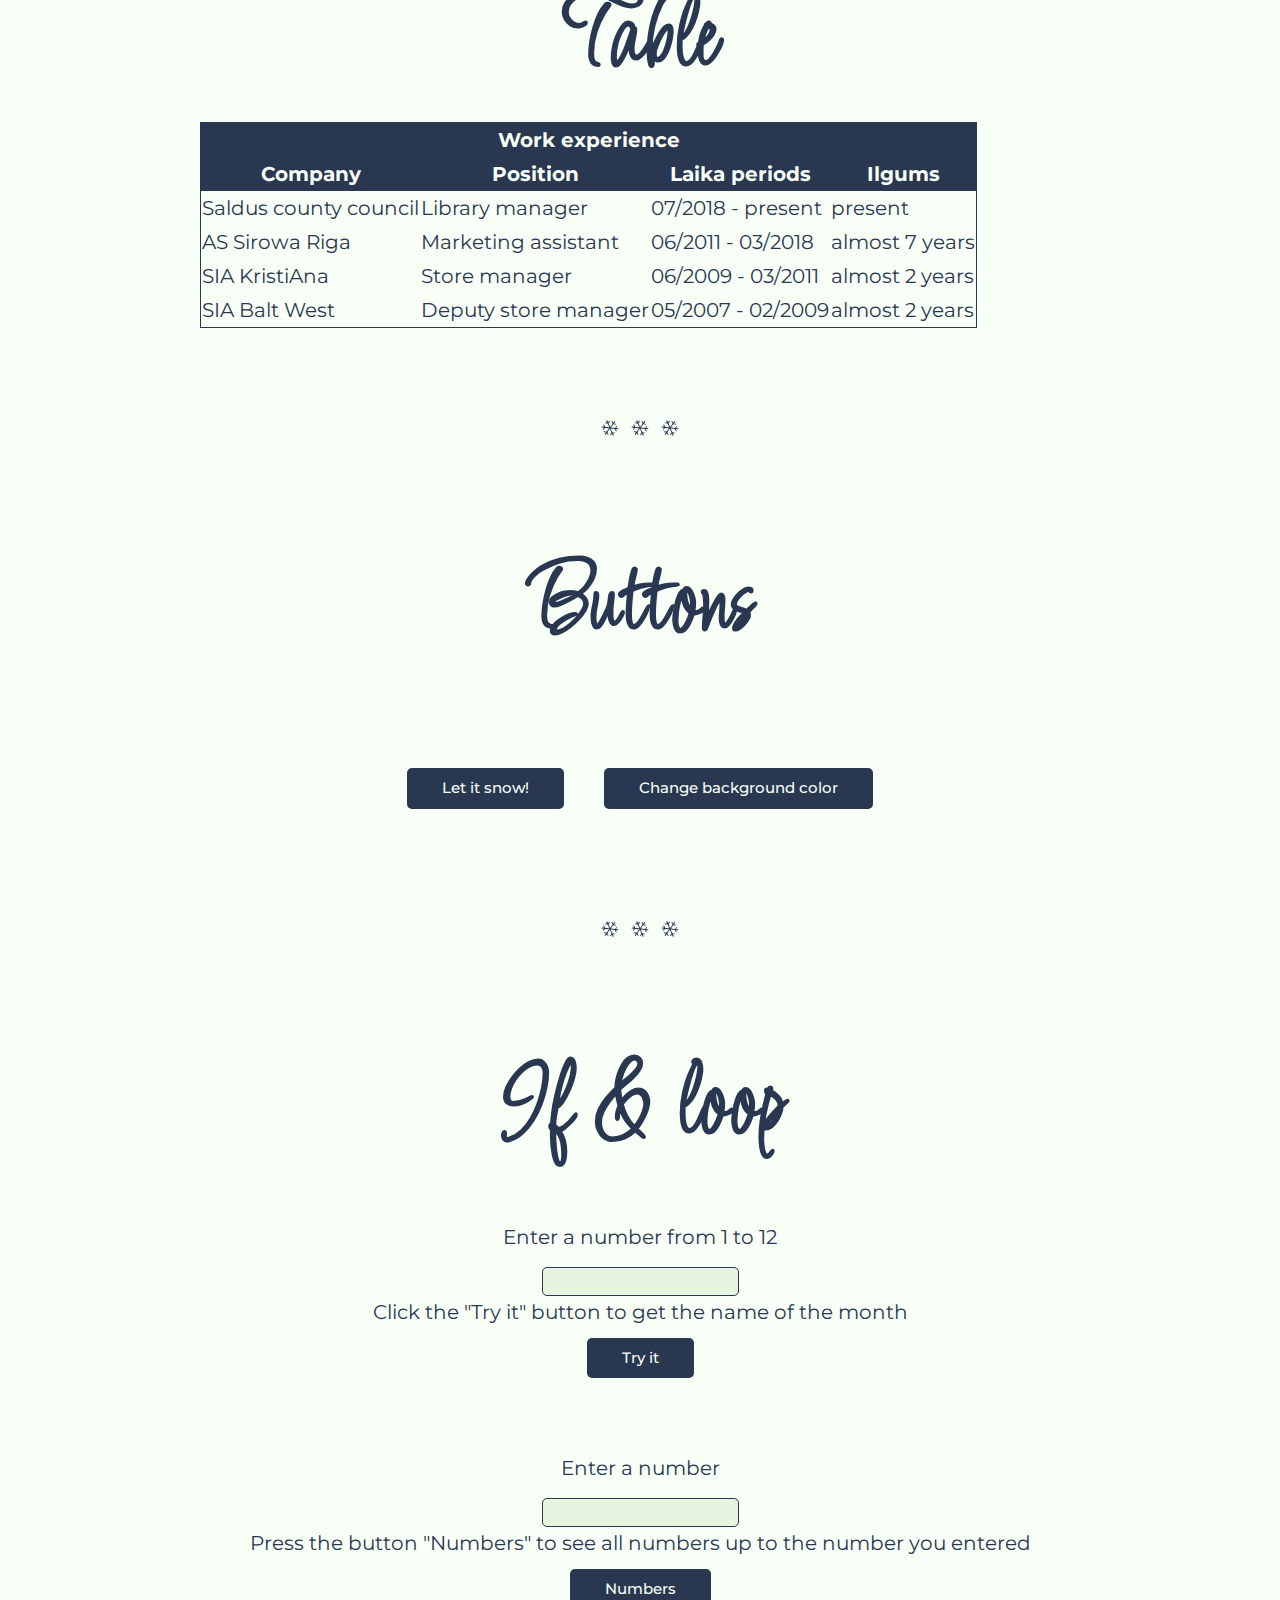
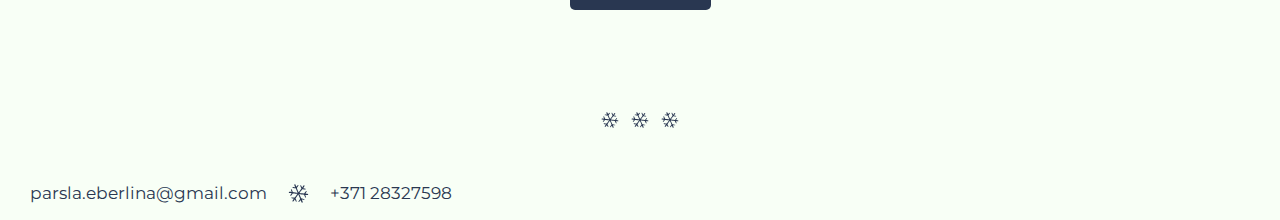
<file: practical-work.html>
<!DOCTYPE html>
<html>

<head>
    <meta charset="UTF-8">
    <meta name="viewport" content="width=device-width, initial-scale=1">
    <link rel="preconnect" href="https://fonts.googleapis.com">
    <link rel="preconnect" href="https://fonts.gstatic.com" crossorigin>
    <link href="https://fonts.googleapis.com/css2?family=Montserrat&display=swap" rel="stylesheet">
    <link rel="preconnect" href="https://fonts.googleapis.com">
    <link rel="preconnect" href="https://fonts.gstatic.com" crossorigin>
    <link href="https://fonts.googleapis.com/css2?family=Licorice&display=swap" rel="stylesheet">
    <link href="https://cdn.jsdelivr.net/npm/bootstrap@5.1.3/dist/css/bootstrap.min.css" rel="stylesheet"
        integrity="sha384-1BmE4kWBq78iYhFldvKuhfTAU6auU8tT94WrHftjDbrCEXSU1oBoqyl2QvZ6jIW3" crossorigin="anonymous">
    <link rel="stylesheet" href="css/style.css">
    <link rel="icon" type="svg" href="img/snowflake.svg">

    <meta name="description" content="Parslas Eberlinas personal folio">
    <meta name="keywords" content="Parsla Eberlina, CV, curriculum vitae, personal folio">
    <meta name="author" content="Parsla Eberlina">

    <title>Practical work</title>

</head>

<body>

    <div class="quoteContainer">
        <div id="quote"></div>
        <div id="author"></div>


        <div class="page-work" id="page-work">
            <p id="izvade"></p>

            <!-- Header -->
            <header class="header-about-contacts">
                <div class="container">
                    <div class="header-inner">

                        <nav class="header-nav">
                            <a class="header-nav-link" href="index.html">Home</a>
                            <div class="dropdown">
                                <a class="header-nav-link header-nav active" href="about.html">About me</a>
                                <div class="dropdown-content">
                                    <a class="header-nav-link" href="cv.html">My CV</a>
                                    <a class="header-nav-link" href="posters.html">My posters</a>
                                    <a class="header-nav-link" href="practical-work.html">Practical work</a>
                                </div>
                            </div>
                            <a class="header-nav-link" href="contacts.html">Contacts</a>
                            <a class="header-nav-link" href="#" onclick="showAlertLV()">LV</a>
                            <a class="header-nav-link" href="#" onclick="showAlertEN()">EN</a>
                        </nav>

                    </div>
                </div><!-- /.container  -->

            </header>


            <!-- Main  -->
            <div class="container">
                <main>
                    <!-- Article  -->
                    <h1 class="title-work">Article</h1>
                    <div class="grid">
                        <article class="article-item">
                            <h2 class="subtitle">Article title</h2>
                            <time datetime="04-05-2022">04.05.2022</time>
                            <p>Lorem Ipsum is simply dummy text of the printing and typesetting industry. Lorem Ipsum
                                has
                                been
                                the industry's standard dummy text ever since the 1500s, when an unknown printer took a
                                galley
                                of type and scrambled it to make a type specimen book. It has survived not only five
                                centuries,
                                but also the leap into electronic typesetting, remaining essentially unchanged.</p>
                        </article>

                        <article class="article-item">
                            <h2 class="subtitle">Article title</h2>
                            <time datetime="04-05-2022">04.05.2022</time>
                            <p>Lorem Ipsum is simply dummy text of the printing and typesetting industry. Lorem Ipsum
                                has
                                been
                                the industry's standard dummy text ever since the 1500s, when an unknown printer took a
                                galley
                                of type and scrambled it to make a type specimen book. It has survived not only five
                                centuries,
                                but also the leap into electronic typesetting, remaining essentially unchanged.</p>
                        </article>

                        <article class="article-item">
                            <h2 class="subtitle">Article title</h2>
                            <time datetime="04-05-2022">04.05.2022</time>
                            <p>Lorem Ipsum is simply dummy text of the printing and typesetting industry. Lorem Ipsum
                                has
                                been
                                the industry's standard dummy text ever since the 1500s, when an unknown printer took a
                                galley
                                of type and scrambled it to make a type specimen book. It has survived not only five
                                centuries,
                                but also the leap into electronic typesetting, remaining essentially unchanged.</p>
                        </article>

                        <article class="article-item">
                            <h2 class="subtitle">Article title</h2>
                            <time datetime="04-05-2022">04.05.2022</time>
                            <p>Lorem Ipsum is simply dummy text of the printing and typesetting industry. Lorem Ipsum
                                has
                                been
                                the industry's standard dummy text ever since the 1500s, when an unknown printer took a
                                galley
                                of type and scrambled it to make a type specimen book. It has survived not only five
                                centuries,
                                but also the leap into electronic typesetting, remaining essentially unchanged.</p>
                        </article>
                    </div>

                    <div class="separator">
                        <img class="sf-separator" src="img/snowflake.svg" alt="">
                        <img class="sf-separator" src="img/snowflake.svg" alt="">
                        <img class="sf-separator" src="img/snowflake.svg" alt="">
                    </div>


                    <!-- Posters  -->
                    <h1 class="title-work">My posters (Bootstrap)</h1>
                    <div class="carousel-work">
                        <div id="carouselExampleControls" class="carousel slide" data-bs-ride="carousel">
                            <div class="carousel-inner">
                                <div class="carousel-item active">
                                    <img src="img/poster_1.jpg" class="d-block w-100" alt="...">
                                </div>
                                <div class="carousel-item">
                                    <img src="img/poster_2.png" class="d-block w-100" alt="...">
                                </div>
                                <div class="carousel-item">
                                    <img src="img/poster_3.jpg" class="d-block w-100" alt="...">
                                </div>
                            </div>
                            <button class="carousel-control-prev" type="button"
                                data-bs-target="#carouselExampleControls" data-bs-slide="prev">
                                <span class="carousel-control-prev-icon" aria-hidden="true"></span>
                                <span class="visually-hidden">Previous</span>
                            </button>
                            <button class="carousel-control-next" type="button"
                                data-bs-target="#carouselExampleControls" data-bs-slide="next">
                                <span class="carousel-control-next-icon" aria-hidden="true"></span>
                                <span class="visually-hidden">Next</span>
                            </button>
                        </div>
                    </div>

                    <div class="separator">
                        <img class="sf-separator" src="img/snowflake.svg" alt="">
                        <img class="sf-separator" src="img/snowflake.svg" alt="">
                        <img class="sf-separator" src="img/snowflake.svg" alt="">
                    </div>

                    <!-- Table  -->
                    <h1 class="title-work">Table</h1>

                    <table class="table">
                        <thead>
                            <th class="colspan" colspan="4">Work experience</th>
                        </thead>
                        <thead>
                            <th>Company</th>
                            <th>Position</th>
                            <th>Laika periods</th>
                            <th>Ilgums</th>
                        </thead>
                        <tbody>
                            <tr>
                                <td>Saldus county council</td>
                                <td>Library manager</td>
                                <td>07/2018 - present</td>
                                <td>present</td>
                            </tr>
                            <tr>
                                <td>AS Sirowa Riga</td>
                                <td>Marketing assistant</td>
                                <td>06/2011 - 03/2018</td>
                                <td>almost 7 years</td>
                            </tr>
                            <tr>
                                <td>SIA KristiAna</td>
                                <td>Store manager</td>
                                <td>06/2009 - 03/2011</td>
                                <td>almost 2 years</td>
                            </tr>
                            <tr>
                                <td>SIA Balt West</td>
                                <td>Deputy store manager</td>
                                <td>05/2007 - 02/2009</td>
                                <td>almost 2 years</td>
                            </tr>
                        </tbody>
                    </table>

                    <div class="separator">
                        <img class="sf-separator" src="img/snowflake.svg" alt="">
                        <img class="sf-separator" src="img/snowflake.svg" alt="">
                        <img class="sf-separator" src="img/snowflake.svg" alt="">
                    </div>


                    <!-- Buttons  -->
                    <h1 class="title-work">Buttons</h1>
                    <div class="btn-content">
                        <button class="btn btn-work" type="button" onclick="letItSnow()">Let it snow!</button>
                        <button class="btn btn-work" type="button" onclick="changeBcg()">Change background
                            color</button>
                    </div>

                    <div class="separator">
                        <img class="sf-separator" src="img/snowflake.svg" alt="">
                        <img class="sf-separator" src="img/snowflake.svg" alt="">
                        <img class="sf-separator" src="img/snowflake.svg" alt="">
                    </div>


                    <!-- If & loop  -->
                    <h1 class="title-work">If & loop</h1>
                    <div class="if-loop-content">

                        <br>

                        <p>Enter a number from 1 to 12</p>
                        <input class="input-number" type="number" id="month">
                        <p>Click the "Try it" button to get the name of the month</p>
                        <button class="btn btn-work" type="button" onclick="tryIt()">Try it</button>
                        <p id="demoMonth"></p>

                        <br>
                        <br>

                        <p>Enter a number</p>
                        <input class="input-number" type="number" id="number">
                        <p>Press the button "Numbers" to see all numbers up to the number you entered</p>
                        <button class="btn btn-work" type="button" onclick="numbers()">Numbers</button>
                        <p id="demoNumber"></p>

                    </div>

                    <div class="separator">
                        <img class="sf-separator" src="img/snowflake.svg" alt="">
                        <img class="sf-separator" src="img/snowflake.svg" alt="">
                        <img class="sf-separator" src="img/snowflake.svg" alt="">
                    </div>


                    <script src="https://cdn.jsdelivr.net/npm/bootstrap@5.1.3/dist/js/bootstrap.bundle.min.js"
                        integrity="sha384-ka7Sk0Gln4gmtz2MlQnikT1wXgYsOg+OMhuP+IlRH9sENBO0LRn5q+8nbTov4+1p"
                        crossorigin="anonymous"></script>

                </main>
            </div>


            <!-- Footer  -->
            <footer class="footer">
                <div class="footer-container">
                    <a class="contacts-link" href="mailto:parsla.eberlina@gmail.com">parsla.eberlina@gmail.com</a>
                    <img class="contacts-icon contacts-link" src="img/snowflake.svg" alt="">
                    <a class="contacts-link" href="tel:3715521551" alt="">+371 28327598</a>
                </div>
            </footer>


        </div><!-- /.page-work  -->

        <script src="js/script.js"></script>


</body>

</html>
</file>
<file: css/style.css>
html {
    font-size: 15px;
}

body {
    margin: 0;

    font-family: 'Montserrat', sans-serif;
    font-size: 20px;
    color: #293751;
    line-height: 1.6;

    /* text-transform: uppercase; */
}

*,
*:before,
*:after {
    box-sizing: border-box;
}

h1, h2, h3, h4, h5, h6 {
    margin: 0;
}

p {
    margin: 0 0 10px;
}

.container {
    width: 100%;
    max-width: 1600px;
    padding: 0 200px;
}


/* Page
=================== */

.page-index {
    width: 100%;
    height: 100vh;
    min-height: 670px;
    position: relative;
    overflow: hidden;

    background: url(../img/ziema-49.jpg);
    background-repeat: no-repeat;
    background-position: center;
    background-size: cover;
}

.page-about-contacts {
    width: 100%;
    height: 100vh;
    min-height: 670px;

    background-color: #f8fff6;

    position: relative;
    overflow: hidden;
}

.page-posters {
    width: 100%;
    min-height: 670px;
    padding-bottom: 80px;

    background-color: #f8fff6;

    position: relative;
    overflow: hidden;
}

.page-work {
    width: 100%;
    min-height: 670px;

    background-color: #f8fff6;

    position: relative;
    overflow: hidden;
}


/* Header
=================== */

.header-index {
    padding: 15px 0;
    margin-bottom: 155px;

    background: #f8fff6;
}

.header-about-contacts {
    padding: 15px 0;

    background: #f8fff6;
}

.header-nav  {
    display: flex;
    justify-content: flex-end; 
}

.header-nav-link {
    margin: 0 15px;

    color: #293751;
    font-size: 15px;
    text-decoration: none;
   
    transition: color .2s linear;
}

.header-nav-link:nth-child(n+4) {
    color: rgb(98, 106, 98);
    font-size: 12px;
}

.header-nav-link:nth-child(4) {
    position: absolute;
    top: 10px;
    right: 45px;
}

.header-nav-link:nth-child(5) {
    position: absolute;
    top: 10px;
    right: 20px;
}

.header-nav-link:hover {
    color: #4ec6d6;
}

.header-nav-link.active {
    position: relative;
}

.header-nav-link.active:after {
    content: "";
    width: 100%;
    height: 2px;

    background-color: #293751;

    position: absolute;
    left: 0;
    bottom: -5px;
}


/* Dropdown
=================== */

.dropdown {
    display: inline-block;
    position: relative;
    text-align: center;

    z-index: 2;
}

.dropdown-content {
    width: 100%;

    background-color: #f8fff6;
    box-shadow: 0px 10px 10px 0px rgba(0,0,0,0.4);
    display: none;
    overflow: auto;
    
    position: absolute;
}

.dropdown:hover .dropdown-content {
    display: block;
}

.dropdown-content a {
    display: block;
    padding: 5px;
    text-decoration: none;
    margin: 0;
}

.dropdown-content a:hover {
    color: #f8fff6;
    background-color: #293751;
}


/* Content
=================== */

.content {
    height: 100%;
    width: 100%;
    max-width: 800px;
}

.content-header {
    margin-bottom: 35px; 
}

.title {
    font-family: 'Licorice', cursive;
    font-size: 100px;
    color: #293751;
}

.title-bold {
    font-size: 40px;
    font-weight: 700;
    color: #293751;
}

.subtitle {
    font-size: 30px;
    color: #293751;
    font-weight: 300;
}

.subtitle span {
    color: #293751;
    font-size: 40px;
}

.text {
    margin: 0 120px 0 0;

    font-size: 20px;
    color: #293751;
}


/* Snowflake
=================== */

.snowflake-index {
    fill: #293751;
    height: 80px;

    position: absolute;
    top: 247px;
    left: 510px;
}

.snowflake-about {
    fill: #293751;
    height: 80px;

    position: absolute;
    top: 93px;
    left: 520px;
}

.snowflake-contacts {
    fill: #293751;
    height: 80px;

    position: absolute;
    top: 93px;
    left: 791px;
}


/* Snow
=================== */

.box {
    width: 100%;
    height: 100%;
    display: grid;
    place-items: center;
   
    background-image: url(../img/1.png), url(../img/2.png), url(../img/3.png);

    position: absolute;

    animation: animate 20s linear infinite;
    pointer-events: none;
}
  

/* Button
=================== */

.btn {
    display: inline-block;
    padding: 12px 35px;

    font-family: inherit;
    font-size: 15px;
    line-height: 1.1;
    color: #f8fff6;
    font-weight: 500;
    text-decoration: none;

    cursor: pointer;
    border: none;
    background-color: #293751;
    border-radius: 5px;

    transition: background .2s linear;
}

.btn:hover {
    background-color: #4ec6d6;
}

.btn-full {
    display: block;
    width: 100%;
}


/* Author
=================== */

.author {
    height: 620px;

    position: absolute;
    top: 54px;
    right: 200px;

    z-index: 1;
}


/* CV
==================== */

.main-cv img {
    max-width: 877px;
    min-width: 480px;
    min-height: 100px;
    padding: 16px 32px;
    margin: auto;

    display: flex;
    justify-content: center;
}

/* GALLERY
==================== */
.main-gallery {
    display: grid;
    grid-template-columns: 1fr 1fr 1fr;
  
    max-width: 877px;
    min-width: 480px;
    min-height: 100px;
    padding: 16px 32px;
    margin: auto;
}
  
  .main-gallery img {
    width: 100%;
    height: 100%;
  
    object-fit: cover;
  
    transition: 0.5s;
}
  
  .main-gallery img:hover {
    -webkit-transform: scale(1.08);
    -ms-transform: scale(1.08);
    transform: scale(1.08);
}
  
  .gallery-left>div {
    height: 200px;
    margin: 0 16px 16px 0;
  
    background: #fff;
    box-shadow: 0px 1px 2px rgba(0, 0, 0, 0.2);
    border-radius: 3px;
}
  
  .gallery-middle>div {
    height: 200px;
    margin: 0 16px 16px 0;
  
    background: #fff;
    box-shadow: 0px 1px 2px rgba(0, 0, 0, 0.2);
    border-radius: 3px;
}
  
  .gallery-right>div {
    height: 200px;
    margin: 0 16px 16px 0;
  
    background: #fff;
    box-shadow: 0px 1px 2px rgba(0, 0, 0, 0.2);
    border-radius: 3px;
}


/* Practical work
=================== */

.title-work {
    /* margin: 30px 0; */

    font-family: 'Licorice', cursive;
    font-size: 100px;
    color: #293751;
    font-weight: 700;

    text-align: center;
}

.grid {
    display: grid;
    grid-template-columns: auto auto;
}

.article-item {
    padding: 30px;
}

.carousel-work {
    width: 400px;
    margin: 40px auto;
}

.table {
    border: 1px solid #293751;
    border-collapse: collapse;
    /* display: flex;
    justify-content: center; */
}

.colspan {
    text-align: center;
}

.table th {
    background-color: #293751;
    color: #f8fff6;
}

.btn-content {
    margin: 80px 0 20px;

    display: flex;
    justify-content: center;
}

.btn-work {
    margin: 0 20px;
}

.if-loop-content {
    text-align: center;
}

.input-number {
    padding: 6px 9px;

    color: #293751;

    border: solid 1px #293751;
    border-radius: 5px;
    background-color: rgba(71, 159, 28, 0.1);
}

.separator {
    height: 200px;
    display: flex;
    justify-content: center;

}

.sf-separator {
    width: 30px;
    padding: 5px;
}

/* article :last-child {
    padding-bottom: 50px;
} */


/* Footer
=================== */

.footer {
    width: 100%;

    position: absolute;
    bottom: 10px;
    left: 30px;
}

.footer-container {
    display: flex;
    align-items: center;
}

.contacts-link {
    margin-right: 20px;

    font-size: 17px;
    color: #293751;
    text-decoration: none;
    /* font-weight: 700; */
}

.contacts-link:hover {
    text-decoration: underline;
}

.contacts-icon {
    width: 23px;
}


/* Form
=================== */

.form {
    width: 100%;
    max-width: 400px;
}

.form-group {
    margin-bottom: 20px;
}

.input,
.textarea {
    display: block;
    width: 100%;
    padding: 12px 18px;

    font-family: inherit;
    font-size: 1rem;
    color: #293751;

    border: 0;
    background-color: rgba(71, 159, 28, 0.1);
    border-radius: 5px;
}

.textarea {
    height: 100px;
    resize: none;
}

.input::placeholder,
.textarea::placeholder {
    color: #293751;
}


/* Animation
=================== */

@keyframes animate {
    0% {
        background-position: 0 0, 0 0, 0 0;
    }
    100% {
        background-position: 500px 1000px, 400px 400px, 300px 300px;
    }
}


/* Media
=================== */

@media (max-width: 1245px) {
    .text {
        margin: 0;
    }

    .author {
        display: none;
    }
}

@media (max-width: 976px) {
    .container {
        padding: 20px;
    }

    .title {
        font-size: 70px;
        text-align: center;
    }

    .snowflake-contacts {
        display: none;
    }

    .form {
        margin: 0 auto;
    }
} 

@media (max-width: 702px) {
    .page-about-contacts {
        height: 100%;
    }

    .header-nav  {
        display: flex;
        justify-content: center; 
    }

    .content {
        max-width: none;
        margin-bottom: 50px;

        text-align: center;
    }

    .title {
        font-size: 70px;
    }

    .subtitle {
        font-size: 20px;
    }

    .subtitle span {
        font-size: 30px;
    }

    .form-group:last-child {
        padding-bottom: 40px;
    }

    .snowflake-index, .snowflake-about {
        display: none;
    }

    .main-gallery {
        grid-template-columns: 1fr 1fr;
    }

    .footer {
        left: 0;
    }

    .footer-container {
        flex-direction: column;
    }
}

@media (max-width: 472px) {
    .main-gallery {
        grid-template-columns: 1fr;
    }

    .gallery-left {
        width: 208px;
        margin: auto;
    }
}

@media (max-width: 346px) {
    .title {
        font-size: 40px;
    }

    .title-bold {
        font-size: 25px;
    }

    .subtitle {
        font-size: 1.2rem;
    }
}
</file>
